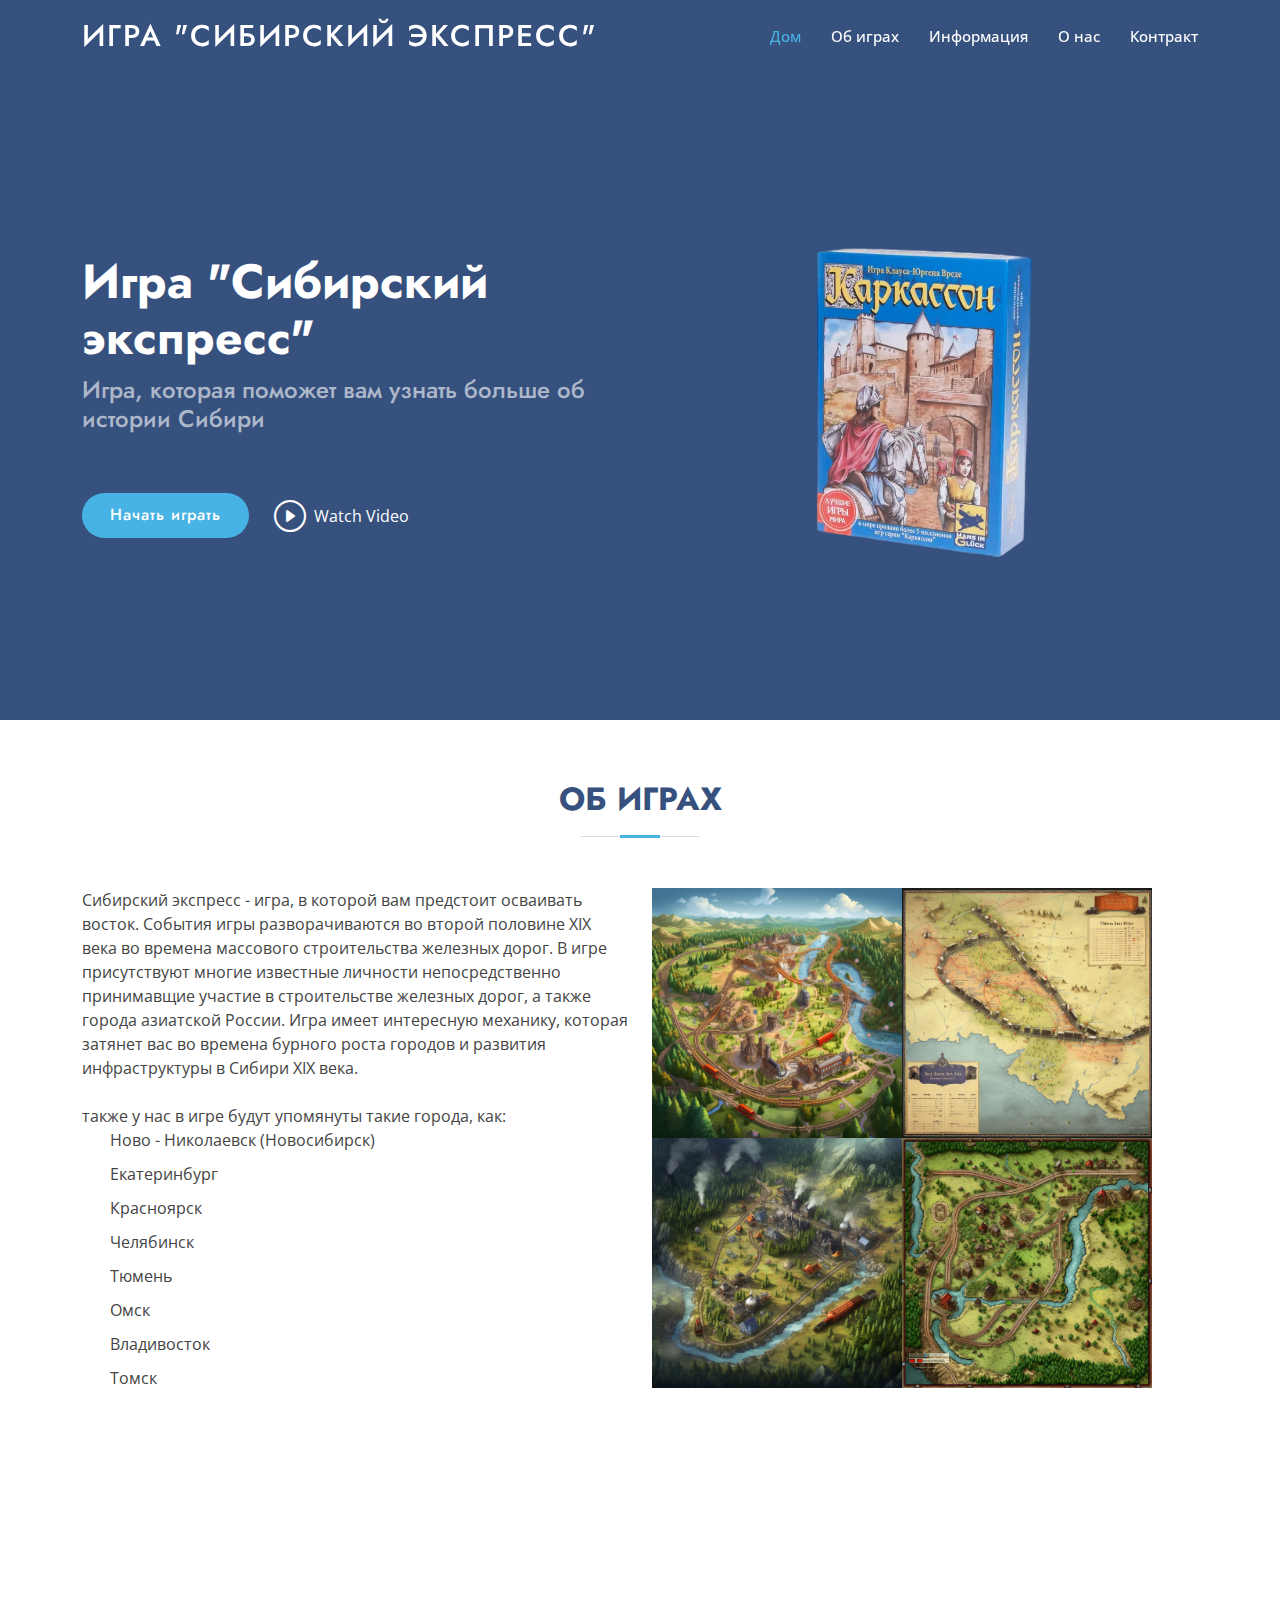
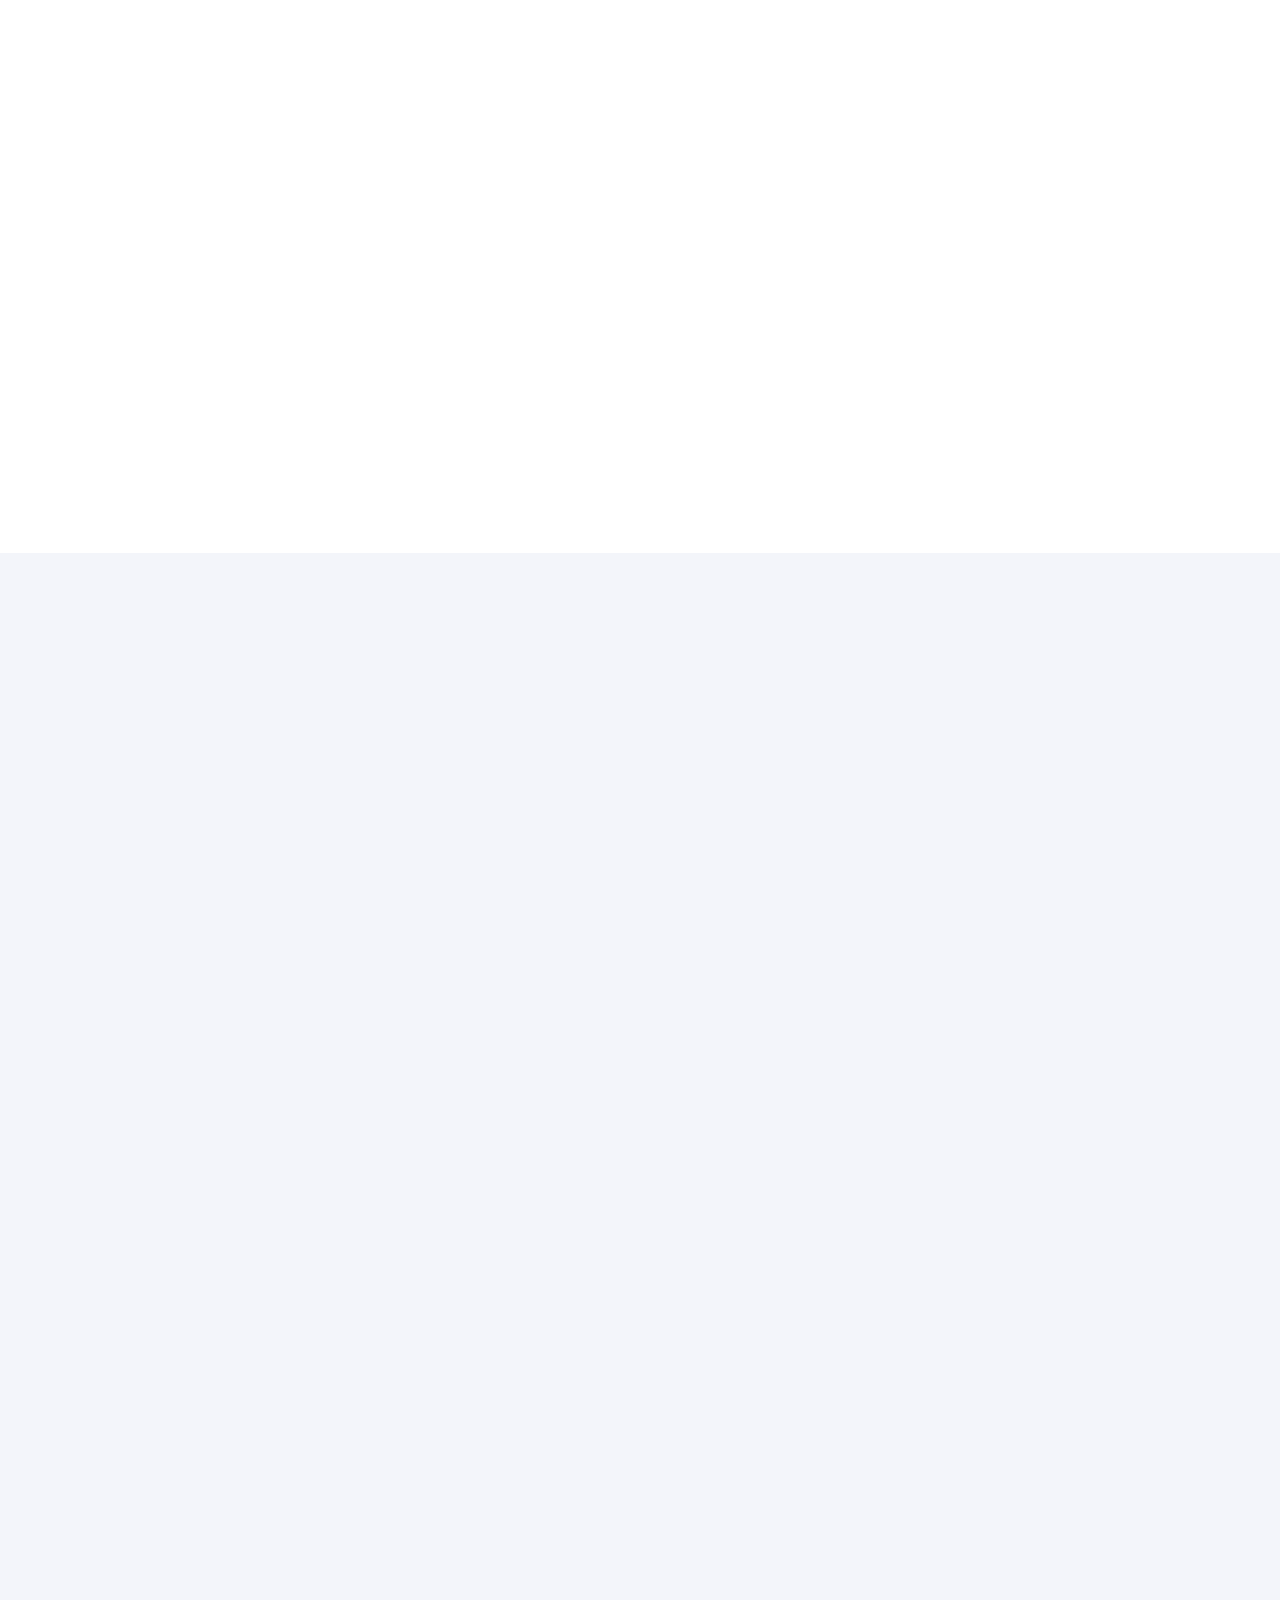
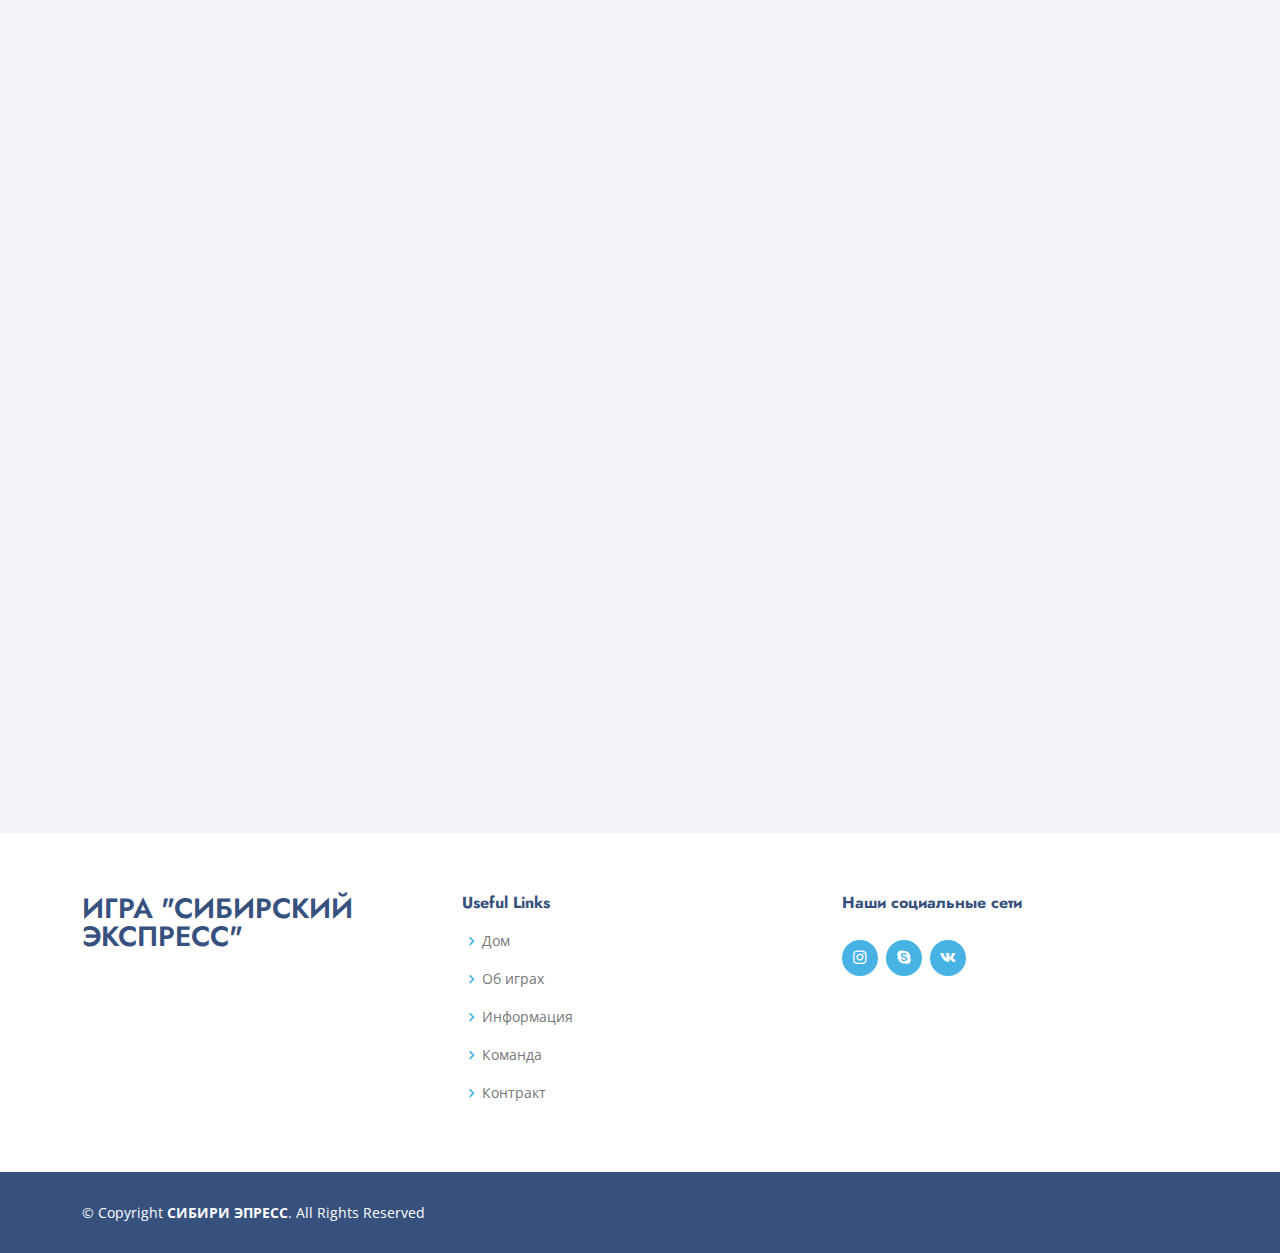
<file: index.html>
<!DOCTYPE html>
<html lang="en">

<head>
  <meta charset="utf-8">
  <meta content="width=device-width, initial-scale=1.0" name="viewport">

  <title>Игра "Сибирский-экспресс"</title>
  <meta content="" name="boardgame siberies-re">
  <meta content="" name="keywords">

  <!-- Favicons -->
  <link href="assets/img/team/1.png" rel="icon">
  <link href="assets/img/team/1.png" rel="apple-touch-icon">

  <!-- Google Fonts -->
  <link href="https://fonts.googleapis.com/css?family=Open+Sans:300,300i,400,400i,600,600i,700,700i|Jost:300,300i,400,400i,500,500i,600,600i,700,700i|Poppins:300,300i,400,400i,500,500i,600,600i,700,700i" rel="stylesheet">

  <!-- Vendor CSS Files -->
  <link href="assets/vendor/aos/aos.css" rel="stylesheet">
  <link href="assets/vendor/bootstrap/css/bootstrap.min.css" rel="stylesheet">
  <link href="assets/vendor/bootstrap-icons/bootstrap-icons.css" rel="stylesheet">
  <link href="assets/vendor/boxicons/css/boxicons.min.css" rel="stylesheet">
  <link href="assets/vendor/glightbox/css/glightbox.min.css" rel="stylesheet">
  <link href="assets/vendor/remixicon/remixicon.css" rel="stylesheet">
  <link href="assets/vendor/swiper/swiper-bundle.min.css" rel="stylesheet">

  <!-- Template Main CSS File -->
  <link href="assets/css/style.css" rel="stylesheet">

  <!-- =======================================================
  * Template Name: Arsha
  * Updated: Sep 18 2023 with Bootstrap v5.3.2
  * Template URL: https://bootstrapmade.com/arsha-free-bootstrap-html-template-corporate/
  * Author: BootstrapMade.com
  * License: https://bootstrapmade.com/license/
  ======================================================== -->
</head>

<body>

  <!-- ======= Header ======= -->
  <header id="header" class="fixed-top ">
    <div class="container d-flex align-items-center">

      <h1 class="logo me-auto"><a href="index.html">Игра "Сибирский экспресс"</a></h1>
      <!-- Uncomment below if you prefer to use an image logo -->
      <!-- <a href="index.html" class="logo me-auto"><img src="assets/img/logo.png" alt="" class="img-fluid"></a>-->

      <nav id="navbar" class="navbar">
        <ul>
          <li><a class="nav-link scrollto active" href="#hero">Дом</a></li>
          <li><a class="nav-link scrollto" href="#about">Об играх</a></li>
          <li><a class="nav-link scrollto" href="#portfolio">Информация</a></li>
          <li><a class="nav-link scrollto" href="#team">О нас</a></li>
          <li><a class="nav-link scrollto" href="#footer">Контракт</a></li>
          <!-- <li><a class="getstarted scrollto" href="#about">Get Started</a></li> -->
        </ul>
        <i class="bi bi-list mobile-nav-toggle"></i>
      </nav><!-- .navbar -->

    </div>
  </header><!-- End Header -->

  <!-- ======= Hero Section ======= -->
  <section id="hero" class="d-flex align-items-center">

    <div class="container">
      <div class="row">
        <div class="col-lg-6 d-flex flex-column justify-content-center pt-4 pt-lg-0 order-2 order-lg-1" data-aos="fade-up" data-aos-delay="200">
          <h1>Игра "Сибирский экспресс"</h1>
          <h2>Игра, которая поможет вам узнать больше об истории Сибири</h2>
          <div class="d-flex justify-content-center justify-content-lg-start">
            <a href="#about" class="btn-get-started scrollto">Начать играть</a>
            <a href="https://www.youtube.com/watch?v=cpgSqGMMRuQ" class="glightbox btn-watch-video"><i class="bi bi-play-circle"></i><span>Watch Video</span></a>
          </div>
        </div>
        <div class="col-lg-6 order-1 order-lg-2 hero-img" data-aos="zoom-in" data-aos-delay="200">
          <img src="assets/img/heroimg.png" class="img-fluid animated" alt="">
        </div>
      </div>
    </div>

  </section><!-- End Hero -->

  <main id="main">

    <!-- ======= About Us Section ======= -->
    <section id="about" class="about">
      <div class="container" data-aos="fade-up">

        <div class="section-title">
          <h2>Об играх</h2>
        </div>

        <div class="row content">
          <div class="col-lg-6">
            <div>
              Сибирский экспресс - игра, в которой вам предстоит осваивать восток. События игры разворачиваются во второй половине XIX века во времена массового строительства железных дорог. В игре присутствуют многие известные личности непосредственно принимавщие участие в строительстве железных дорог, а также города азиатской России. Игра имеет интересную механику, которая затянет вас во времена бурного роста городов и развития инфраструктуры в Сибири XIX века.
            </div>
            <br />
            <div>
              также у нас в игре будут упомянуты такие города, как:
            </div>
            <ul>
              <li>Ново - Николаевск (Новосибирск)</li>
              <li>Екатеринбург</li>
              <li>Красноярск</li>
              <li>Челябинск</li>
              <li>Тюмень</li>
              <li>Омск</li>
              <li>Владивосток</li>
              <li>Томск</li>
            </ul>
          </div>
          <div class="img-about col-lg-6 pt-4 pt-lg-0">
            <img src="assets/img/figuree.jpg" />
          </div>
        </div>

      </div>
    </section><!-- End About Us Section -->


    <!-- ======= The bai Section ======= -->
    <!-- web card app -->
    <section id="portfolio" class="portfolio">
      <div class="container" data-aos="fade-up">

        <div class="section-title">
          <h2>Информация карта</h2>
        </div>

        <ul id="portfolio-flters" class="d-flex justify-content-center" data-aos="fade-up" data-aos-delay="100">
          <li data-filter="*" class="filter-active">All</li>
          <li data-filter=".filter-app">Сибирь</li>
          <li data-filter=".filter-card">Люди</li>
          <li data-filter=".filter-web">Город</li>
        </ul>

        <div class="row portfolio-container" data-aos="fade-up" data-aos-delay="200">

          <!-- img1 -->
          <a href="card-detail-1.html" >
            <div class="col-lg-4 col-md-2 portfolio-item filter-app">
              <div class="portfolio-img"><img src="assets/img/portfolio/1.png" class="img-fluid" alt=""></div>
              <div class="portfolio-info">
                <h4>Карта Сибири</h4>
                <a href="assets/img/portfolio/1.png" data-gallery="portfolioGallery" class="portfolio-lightbox preview-link" title="App 1"><i class="bx bx-plus"></i></a>
                <a href="card-detail-1.html" class="details-link" title="More Details"><i class="bx bx-link"></i></a>
              </div>
            </div>
          </a>

          <!-- img2 -->
          <a href="#" >
            <div class="col-lg-4 col-md-2 portfolio-item filter-card">
              <div class="portfolio-img"><img src="assets/img/portfolio/2.png" class="img-fluid" alt=""></div>
              <div class="portfolio-info">
                <h4>Люди</h4>
                <a href="assets/img/portfolio/2.png" data-gallery="portfolioGallery" class="portfolio-lightbox preview-link" title="App 1"><i class="bx bx-plus"></i></a>
                <a href="#" class="details-link" title="More Details"><i class="bx bx-link"></i></a>
              </div>
            </div>
          </a>

          <!-- img3 -->
          <a href="#" >
            <div class="col-lg-4 col-md-2 portfolio-item filter-web">
              <div class="portfolio-img"><img src="assets/img/portfolio/3.png" class="img-fluid" alt=""></div>
              <div class="portfolio-info">
                <h4>Город</h4>
                <a href="assets/img/portfolio/3.png" data-gallery="portfolioGallery" class="portfolio-lightbox preview-link" title="App 1"><i class="bx bx-plus"></i></a>
                <a href="#" class="details-link" title="More Details"><i class="bx bx-link"></i></a>
              </div>
            </div>
          </a>


        </div>

      </div>
    </section>
    <!-- End Portfolio Section -->

    <!-- ======= Services Section ======= -->
    <section id="services" class="services section-bg">
      <div class="container" data-aos="fade-up">

        <div class="section-title">
          <h2>Личности</h2>
        </div>

        <div class="row">
          <div class="col-xl-6 col-md-6 d-flex align-items-stretch" data-aos="zoom-in" data-aos-delay="100">
              <div class="icon-box">
                <a href="personal-detail.html" data-aos=""><img src="assets/img/team/1.png" alt="tuong1"/></a>
              </div>
          </div>

          <div class="col-xl-6 col-md-6 d-flex align-items-stretch mt-4 mt-md-0" data-aos="zoom-in" data-aos-delay="200">
            <div class="icon-box">
              <a href="#" data-aos=""><img src="assets/img/team/2.png" alt="tuong2"/></a>
            </div>
          </div>

          <div class="col-xl-6 col-md-6 d-flex align-items-stretch mt-4 mt-xl-0" data-aos="zoom-in" data-aos-delay="300">
            <div class="icon-box">
              <a href="#" data-aos=""><img src="assets/img/team/3.png" alt="tuong3"/></a>
            </div>
          </div>

          <div class="col-xl-6 col-md-6 d-flex align-items-stretch mt-4 mt-xl-0" data-aos="zoom-in" data-aos-delay="400">
            <div class="icon-box">
              <a href="#" data-aos=""><img src="assets/img/team/4.png" alt="tuong4"/></a>
            </div>
          </div>

        </div>

      </div>
    </section><!-- End Services Section -->

    <!-- ======= Team Section ======= -->
    <section id="team" class="team section-bg">
      <div class="container" data-aos="fade-up">

        <div class="section-title">
          <h2>О нас</h2>
        </div>

        <div class="row">

          <!-- img1 -->
          <div class="col-lg-6" data-aos="zoom-in" data-aos-delay="100">
            <div class="member d-flex align-items-start">
              <!-- <div class="pic"><img src="assets/img/team/team-1.jpg" class="img-fluid" alt=""></div> -->
              <div class="member-info">
                <h4>Член</h4>
                <h6>ФИО: Ускембаев Дамир</h6>
                <p>Университет: КазНУ</p>
              </div>
            </div>
          </div>
          
          <!-- img2 -->
          <div class="col-lg-6" data-aos="zoom-in" data-aos-delay="100">
            <div class="member d-flex align-items-start">
              <!-- <div class="pic"><img src="assets/img/team/team-1.jpg" class="img-fluid" alt=""></div> -->
              <div class="member-info">
                <h4>Член</h4>
                <h6>ФИО: Нгуен До Лонг</h6>
                <p>Университет: МЭИ</p>
              </div>
            </div>
          </div>

          <!-- img3 -->
          <div class="col-lg-6 mt-4 mt-lg-0" data-aos="zoom-in" data-aos-delay="200">
            <div class="member d-flex align-items-start">
              <!-- <div class="pic"><img src="assets/img/team/team-2.jpg" class="img-fluid" alt=""></div> -->
              <div class="member-info">
                <h4>Член</h4>
                <h6>ФИО: Нгуен Тхань Ханг</h6>
                <p>Университет: НИ ТГУ</p>
              </div>
            </div>
          </div>

          <!-- img4 -->
          <div class="col-lg-6" data-aos="zoom-in" data-aos-delay="100">
            <div class="member d-flex align-items-start">
              <!-- <div class="pic"><img src="assets/img/team/team-1.jpg" class="img-fluid" alt=""></div> -->
              <div class="member-info">
                <h4>Член</h4>
                <h6>ФИО: Сарткозиев Аманбай Кубанычбекович</h6>
                <p>Университет: РТА</p>
              </div>
            </div>
          </div>

          <!-- bo -->
          <div class="col-lg-3 mt-4" data-aos="zoom-in" data-aos-delay="300">
          </div>
          <!-- img5 -->
          <div class="col-lg-6" data-aos="zoom-in" data-aos-delay="100">
            <div class="member d-flex align-items-start">
              <!-- <div class="pic"><img src="assets/img/team/team-1.jpg" class="img-fluid" alt=""></div> -->
              <div class="member-info">
                <h4>Капитан</h4>
                <h6>ФИО: Амангельдиев Диас Мерекеулы</h6>
                <p>Университет: РТА</p>
              </div>
            </div>
          </div>
          <!-- bo -->
          <div class="col-lg-3 mt-4" data-aos="zoom-in" data-aos-delay="300">
          </div>

        </div>

      </div>
    </section><!-- End Team Section -->

  </main><!-- End #main -->

  <!-- ======= Footer ======= -->
  <footer id="footer">

    <div class="footer-top">
      <div class="container">
        <div class="row">

          <div class="col-lg-4 col-md-6 footer-contact">
            <h3>Игра "Сибирский экспресс"</h3>
            <!-- <p>
              A108 Adam Street <br>
              New York, NY 535022<br>
              United States <br><br>
              <strong>Phone:</strong> +1 5589 55488 55<br>
              <strong>Email:</strong> info@example.com<br>
            </p> -->
          </div>

          <div class="col-lg-4 col-md-6 footer-links">
            <h4>Useful Links</h4>
            <ul>
              <li><i class="bx bx-chevron-right"></i> <a href="#">Дом</a></li>
              <li><i class="bx bx-chevron-right"></i> <a href="#about">Об играх</a></li>
              <li><i class="bx bx-chevron-right"></i> <a href="#portfolio">Информация</a></li>
              <li><i class="bx bx-chevron-right"></i> <a href="#team">Команда</a></li>
              <li><i class="bx bx-chevron-right"></i> <a href="#footer">Контракт</a></li>
            </ul>
          </div>

          <div class="col-lg-4 col-md-6 footer-links">
            <h4>Наши социальные сети</h4>
            <div class="social-links mt-3">
                <a href="#" class="instagram"><i class="bx bxl-instagram"></i></a>
                <a href="#" class="google-plus"><i class="bx bxl-skype"></i></a>
                <a href="#" class="vk"><i class="bx bxl-vk"></i></a>
                <!-- <a href="#" class="youtube"><i class="bx bxl-youtube"></i></a> -->
            </div>
          </div>

        </div>
      </div>
    </div>

    <div class="container footer-bottom clearfix">
      <div class="copyright">
        &copy; Copyright <strong><span>СИБИРИ ЭПРЕСС</span></strong>. All Rights Reserved
      </div>
      <div class="credits">
        <!-- Designed by <a href="https://bootstrapmade.com/">BootstrapMade</a> -->
      </div>
    </div>
  </footer><!-- End Footer -->

  <div id="preloader"></div>
  <a href="#" class="back-to-top d-flex align-items-center justify-content-center"><i class="bi bi-arrow-up-short"></i></a>

  <!-- Vendor JS Files -->
  <script src="assets/vendor/aos/aos.js"></script>
  <script src="assets/vendor/bootstrap/js/bootstrap.bundle.min.js"></script>
  <script src="assets/vendor/glightbox/js/glightbox.min.js"></script>
  <script src="assets/vendor/isotope-layout/isotope.pkgd.min.js"></script>
  <script src="assets/vendor/swiper/swiper-bundle.min.js"></script>
  <script src="assets/vendor/waypoints/noframework.waypoints.js"></script>
  <script src="assets/vendor/php-email-form/validate.js"></script>

  <!-- Template Main JS File -->
  <script src="assets/js/main.js"></script>

</body>

</html>
</file>
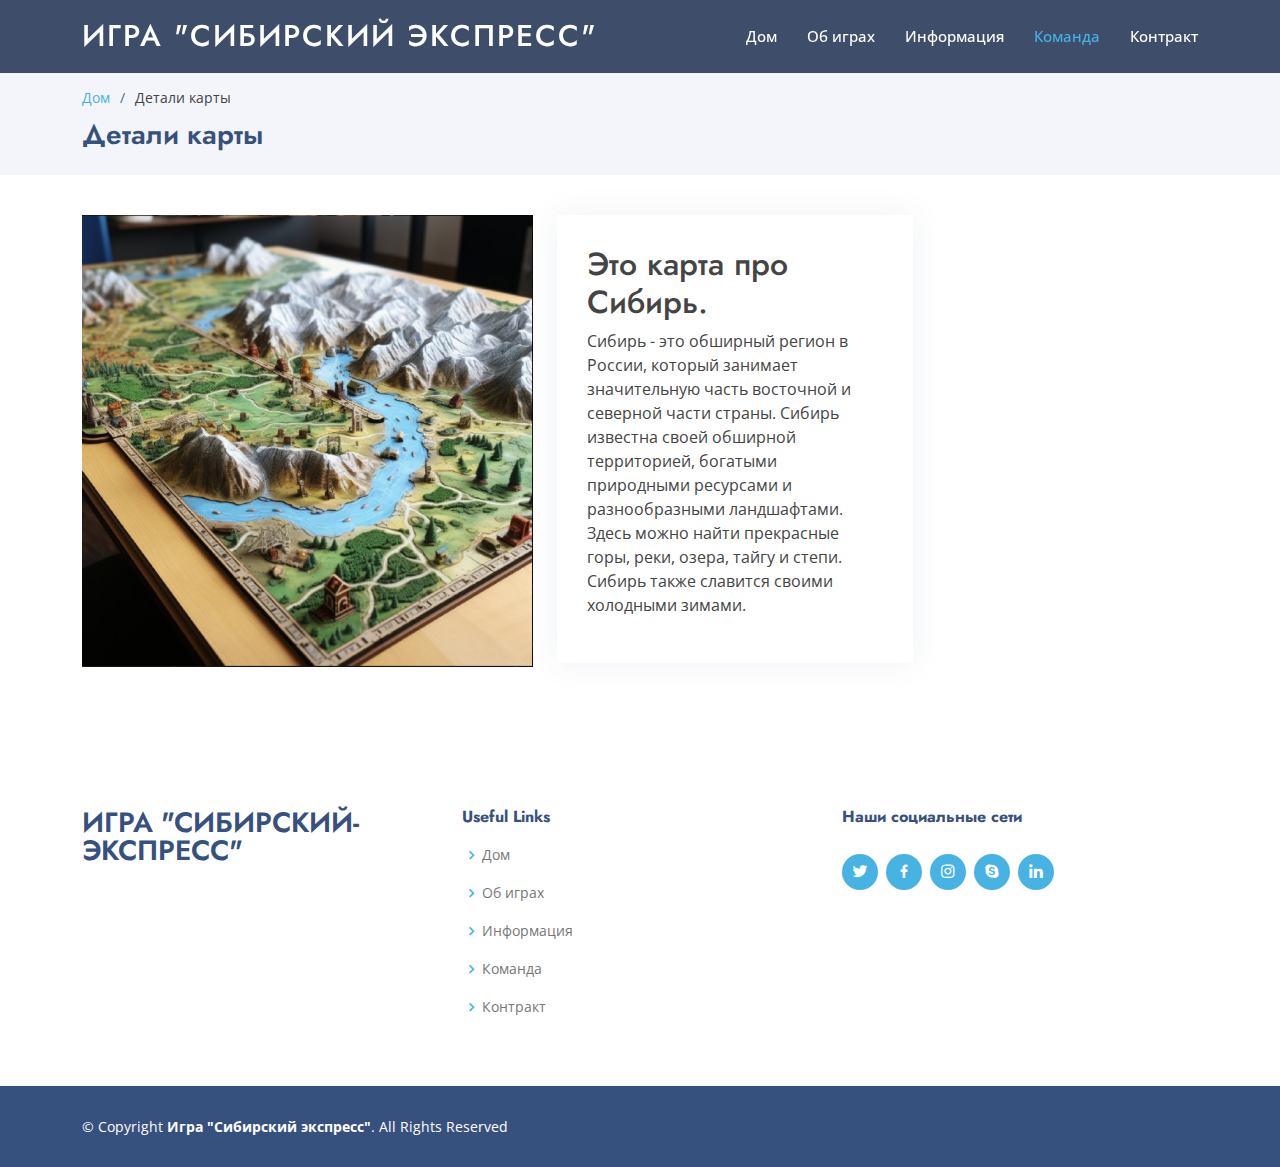
<file: card-detail-1.html>
<!DOCTYPE html>
<html lang="en">

<head>
  <meta charset="utf-8">
  <meta content="width=device-width, initial-scale=1.0" name="viewport">

  <title>Detail card</title>
  <meta content="" name="description">
  <meta content="" name="keywords">

  <!-- Favicons -->
  <link href="assets/img/favicon.png" rel="icon">
  <link href="assets/img/apple-touch-icon.png" rel="apple-touch-icon">

  <!-- Google Fonts -->
  <link href="https://fonts.googleapis.com/css?family=Open+Sans:300,300i,400,400i,600,600i,700,700i|Jost:300,300i,400,400i,500,500i,600,600i,700,700i|Poppins:300,300i,400,400i,500,500i,600,600i,700,700i" rel="stylesheet">

  <!-- Vendor CSS Files -->
  <link href="assets/vendor/aos/aos.css" rel="stylesheet">
  <link href="assets/vendor/bootstrap/css/bootstrap.min.css" rel="stylesheet">
  <link href="assets/vendor/bootstrap-icons/bootstrap-icons.css" rel="stylesheet">
  <link href="assets/vendor/boxicons/css/boxicons.min.css" rel="stylesheet">
  <link href="assets/vendor/glightbox/css/glightbox.min.css" rel="stylesheet">
  <link href="assets/vendor/remixicon/remixicon.css" rel="stylesheet">
  <link href="assets/vendor/swiper/swiper-bundle.min.css" rel="stylesheet">

  <!-- Template Main CSS File -->
  <link href="assets/css/style.css" rel="stylesheet">

  <!-- =======================================================
  * Template Name: Arsha
  * Updated: Sep 18 2023 with Bootstrap v5.3.2
  * Template URL: https://bootstrapmade.com/arsha-free-bootstrap-html-template-corporate/
  * Author: BootstrapMade.com
  * License: https://bootstrapmade.com/license/
  ======================================================== -->
</head>

<body>

  <!-- ======= Header ======= -->
  <header id="header" class="fixed-top header-inner-pages">
    <div class="container d-flex align-items-center">

      <h1 class="logo me-auto"><a href="index.html">Игра "Сибирский экспресс"</a></h1>
      <!-- Uncomment below if you prefer to use an image logo -->
      <!-- <a href="index.html" class="logo me-auto"><img src="assets/img/logo.png" alt="" class="img-fluid"></a>-->

      <nav id="navbar" class="navbar">
        <ul>
          <li><a class="nav-link scrollto " href="#hero">Дом</a></li>
          <li><a class="nav-link scrollto" href="#about">Об играх</a></li>
          <li><a class="nav-link scrollto" href="#portfolio">Информация</a></li>
          <li><a class="nav-link  active scrollto" href="#team">Команда</a></li>
          <li><a class="nav-link scrollto" href="#footer">Контракт</a></li>
        </ul>
        <i class="bi bi-list mobile-nav-toggle"></i>
      </nav><!-- .navbar -->

    </div>
  </header><!-- End Header -->

  <main id="main">

    <!-- ======= Breadcrumbs ======= -->
    <section id="breadcrumbs" class="breadcrumbs">
      <div class="container">

        <ol>
          <li><a href="index.html">Дом</a></li>
          <li>Детали карты</li>
        </ol>
        <h2>Детали карты</h2>

      </div>
    </section><!-- End Breadcrumbs -->

    <!-- ======= Portfolio Details Section ======= -->
    <section id="portfolio-details" class="portfolio-details">
      <div class="container">

        <div class="row gy-4">

          <div class="col-lg-5">
            <div class="portfolio-details-slider swiper">
              <div class="swiper-wrapper align-items-center">

                <div class="swiper-slide">
                    <img src="assets/img/portfolio/1.png" alt="">
                </div>

              </div>
              <div class="swiper-pagination"></div>
            </div>
          </div>

          <div class="col-lg-4">
            <div class="portfolio-info">
              <h2>Это карта про Сибирь.</h2>
              <p>
                Сибирь - это обширный регион в России, который занимает значительную часть восточной и северной части страны. Сибирь известна своей обширной территорией, богатыми природными ресурсами и разнообразными ландшафтами. Здесь можно найти прекрасные горы, реки, озера, тайгу и степи. Сибирь также славится своими холодными зимами.
              </p>
            </div>
          </div>

        </div>

      </div>
    </section><!-- End Portfolio Details Section -->

  </main><!-- End #main -->


  <!-- Footer -->
  <footer id="footer">

    <div class="footer-top">
      <div class="container">
        <div class="row">

          <div class="col-lg-4 col-md-6 footer-contact">
            <h3>Игра "Сибирский-экспресс"</h3>
            <!-- <p>
              A108 Adam Street <br>
              New York, NY 535022<br>
              United States <br><br>
              <strong>Phone:</strong> +1 5589 55488 55<br>
              <strong>Email:</strong> info@example.com<br>
            </p> -->
          </div>

          <div class="col-lg-4 col-md-6 footer-links">
            <h4>Useful Links</h4>
            <ul>
              <li><i class="bx bx-chevron-right"></i> <a href="#">Дом</a></li>
              <li><i class="bx bx-chevron-right"></i> <a href="#about">Об играх</a></li>
              <li><i class="bx bx-chevron-right"></i> <a href="#portfolio">Информация</a></li>
              <li><i class="bx bx-chevron-right"></i> <a href="#team">Команда</a></li>
              <li><i class="bx bx-chevron-right"></i> <a href="#footer">Контракт</a></li>
            </ul>
          </div>

          <div class="col-lg-4 col-md-6 footer-links">
            <h4>Наши социальные сети</h4>
            <div class="social-links mt-3">
                <a href="#" class="twitter"><i class="bx bxl-twitter"></i></a>
                <a href="#" class="facebook"><i class="bx bxl-facebook"></i></a>
                <a href="#" class="instagram"><i class="bx bxl-instagram"></i></a>
                <a href="#" class="google-plus"><i class="bx bxl-skype"></i></a>
                <a href="#" class="linkedin"><i class="bx bxl-linkedin"></i></a>
            </div>
          </div>

        </div>
      </div>
    </div>

    <div class="container footer-bottom clearfix">
      <div class="copyright">
        &copy; Copyright <strong><span>Игра "Сибирский экспресс"</span></strong>. All Rights Reserved
      </div>
      <div class="credits">
        <!-- Designed by <a href="https://bootstrapmade.com/">BootstrapMade</a> -->
      </div>
    </div>
  </footer><!-- End Footer -->

  <div id="preloader"></div>
  <a href="#" class="back-to-top d-flex align-items-center justify-content-center"><i class="bi bi-arrow-up-short"></i></a>

  <!-- Vendor JS Files -->
  <script src="assets/vendor/aos/aos.js"></script>
  <script src="assets/vendor/bootstrap/js/bootstrap.bundle.min.js"></script>
  <script src="assets/vendor/glightbox/js/glightbox.min.js"></script>
  <script src="assets/vendor/isotope-layout/isotope.pkgd.min.js"></script>
  <script src="assets/vendor/swiper/swiper-bundle.min.js"></script>
  <script src="assets/vendor/waypoints/noframework.waypoints.js"></script>
  <script src="assets/vendor/php-email-form/validate.js"></script>

  <!-- Template Main JS File -->
  <script src="assets/js/main.js"></script>

</body>

</html>
</file>
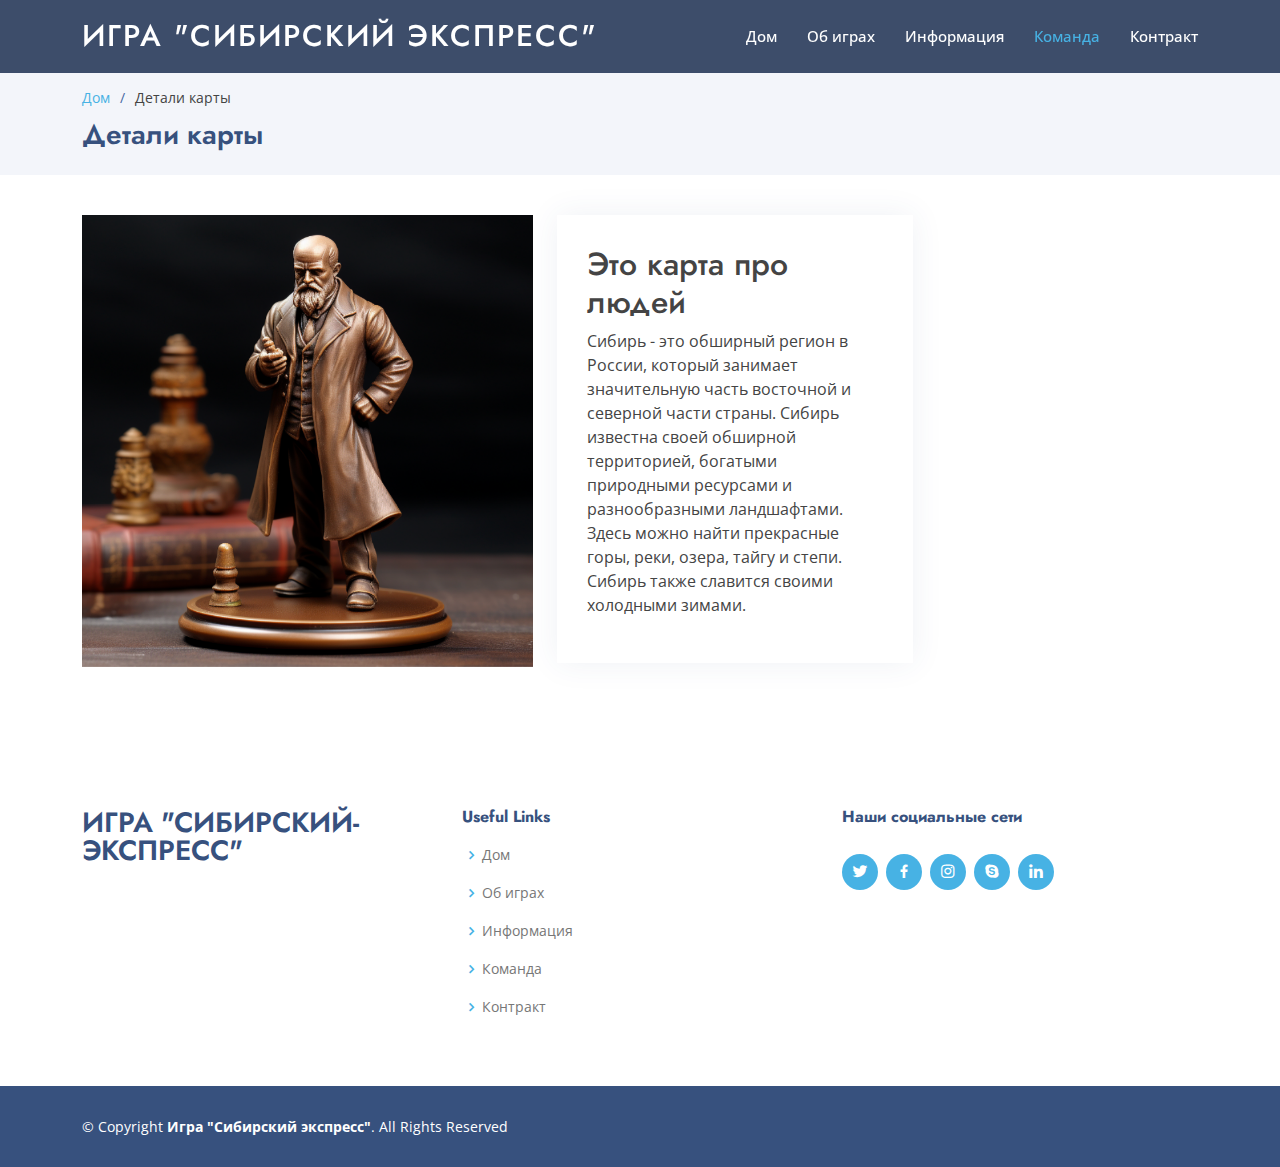
<file: card-detail-2.html>
<!DOCTYPE html>
<html lang="en">

<head>
  <meta charset="utf-8">
  <meta content="width=device-width, initial-scale=1.0" name="viewport">

  <title>Detail card</title>
  <meta content="" name="description">
  <meta content="" name="keywords">

  <!-- Favicons -->
  <link href="assets/img/favicon.png" rel="icon">
  <link href="assets/img/apple-touch-icon.png" rel="apple-touch-icon">

  <!-- Google Fonts -->
  <link href="https://fonts.googleapis.com/css?family=Open+Sans:300,300i,400,400i,600,600i,700,700i|Jost:300,300i,400,400i,500,500i,600,600i,700,700i|Poppins:300,300i,400,400i,500,500i,600,600i,700,700i" rel="stylesheet">

  <!-- Vendor CSS Files -->
  <link href="assets/vendor/aos/aos.css" rel="stylesheet">
  <link href="assets/vendor/bootstrap/css/bootstrap.min.css" rel="stylesheet">
  <link href="assets/vendor/bootstrap-icons/bootstrap-icons.css" rel="stylesheet">
  <link href="assets/vendor/boxicons/css/boxicons.min.css" rel="stylesheet">
  <link href="assets/vendor/glightbox/css/glightbox.min.css" rel="stylesheet">
  <link href="assets/vendor/remixicon/remixicon.css" rel="stylesheet">
  <link href="assets/vendor/swiper/swiper-bundle.min.css" rel="stylesheet">

  <!-- Template Main CSS File -->
  <link href="assets/css/style.css" rel="stylesheet">

  <!-- =======================================================
  * Template Name: Arsha
  * Updated: Sep 18 2023 with Bootstrap v5.3.2
  * Template URL: https://bootstrapmade.com/arsha-free-bootstrap-html-template-corporate/
  * Author: BootstrapMade.com
  * License: https://bootstrapmade.com/license/
  ======================================================== -->
</head>

<body>

  <!-- ======= Header ======= -->
  <header id="header" class="fixed-top header-inner-pages">
    <div class="container d-flex align-items-center">

      <h1 class="logo me-auto"><a href="index.html">Игра "Сибирский экспресс"</a></h1>
      <!-- Uncomment below if you prefer to use an image logo -->
      <!-- <a href="index.html" class="logo me-auto"><img src="assets/img/logo.png" alt="" class="img-fluid"></a>-->

      <nav id="navbar" class="navbar">
        <ul>
          <li><a class="nav-link scrollto " href="#hero">Дом</a></li>
          <li><a class="nav-link scrollto" href="#about">Об играх</a></li>
          <li><a class="nav-link scrollto" href="#portfolio">Информация</a></li>
          <li><a class="nav-link  active scrollto" href="#team">Команда</a></li>
          <li><a class="nav-link scrollto" href="#footer">Контракт</a></li>
        </ul>
        <i class="bi bi-list mobile-nav-toggle"></i>
      </nav><!-- .navbar -->

    </div>
  </header><!-- End Header -->

  <main id="main">

    <!-- ======= Breadcrumbs ======= -->
    <section id="breadcrumbs" class="breadcrumbs">
      <div class="container">

        <ol>
          <li><a href="index.html">Дом</a></li>
          <li>Детали карты</li>
        </ol>
        <h2>Детали карты</h2>

      </div>
    </section><!-- End Breadcrumbs -->

    <!-- ======= Portfolio Details Section ======= -->
    <section id="portfolio-details" class="portfolio-details">
      <div class="container">

        <div class="row gy-4">

          <div class="col-lg-5">
            <div class="portfolio-details-slider swiper">
              <div class="swiper-wrapper align-items-center">

                <div class="swiper-slide">
                    <img src="assets/img/portfolio/2.png" alt="">
                </div>

              </div>
              <div class="swiper-pagination"></div>
            </div>
          </div>

          <div class="col-lg-4">
            <div class="portfolio-info">
              <h2>Это карта про людей</h2>
              <p>
                Сибирь - это обширный регион в России, который занимает значительную часть восточной и северной части страны. Сибирь известна своей обширной территорией, богатыми природными ресурсами и разнообразными ландшафтами. Здесь можно найти прекрасные горы, реки, озера, тайгу и степи. Сибирь также славится своими холодными зимами.
              </p>
            </div>
          </div>

        </div>

      </div>
    </section><!-- End Portfolio Details Section -->

  </main><!-- End #main -->


  <!-- Footer -->
  <footer id="footer">

    <div class="footer-top">
      <div class="container">
        <div class="row">

          <div class="col-lg-4 col-md-6 footer-contact">
            <h3>Игра "Сибирский-экспресс"</h3>
            <!-- <p>
              A108 Adam Street <br>
              New York, NY 535022<br>
              United States <br><br>
              <strong>Phone:</strong> +1 5589 55488 55<br>
              <strong>Email:</strong> info@example.com<br>
            </p> -->
          </div>

          <div class="col-lg-4 col-md-6 footer-links">
            <h4>Useful Links</h4>
            <ul>
              <li><i class="bx bx-chevron-right"></i> <a href="#">Дом</a></li>
              <li><i class="bx bx-chevron-right"></i> <a href="#about">Об играх</a></li>
              <li><i class="bx bx-chevron-right"></i> <a href="#portfolio">Информация</a></li>
              <li><i class="bx bx-chevron-right"></i> <a href="#team">Команда</a></li>
              <li><i class="bx bx-chevron-right"></i> <a href="#footer">Контракт</a></li>
            </ul>
          </div>

          <div class="col-lg-4 col-md-6 footer-links">
            <h4>Наши социальные сети</h4>
            <div class="social-links mt-3">
                <a href="#" class="twitter"><i class="bx bxl-twitter"></i></a>
                <a href="#" class="facebook"><i class="bx bxl-facebook"></i></a>
                <a href="#" class="instagram"><i class="bx bxl-instagram"></i></a>
                <a href="#" class="google-plus"><i class="bx bxl-skype"></i></a>
                <a href="#" class="linkedin"><i class="bx bxl-linkedin"></i></a>
            </div>
          </div>

        </div>
      </div>
    </div>

    <div class="container footer-bottom clearfix">
      <div class="copyright">
        &copy; Copyright <strong><span>Игра "Сибирский экспресс"</span></strong>. All Rights Reserved
      </div>
      <div class="credits">
        <!-- Designed by <a href="https://bootstrapmade.com/">BootstrapMade</a> -->
      </div>
    </div>
  </footer><!-- End Footer -->

  <div id="preloader"></div>
  <a href="#" class="back-to-top d-flex align-items-center justify-content-center"><i class="bi bi-arrow-up-short"></i></a>

  <!-- Vendor JS Files -->
  <script src="assets/vendor/aos/aos.js"></script>
  <script src="assets/vendor/bootstrap/js/bootstrap.bundle.min.js"></script>
  <script src="assets/vendor/glightbox/js/glightbox.min.js"></script>
  <script src="assets/vendor/isotope-layout/isotope.pkgd.min.js"></script>
  <script src="assets/vendor/swiper/swiper-bundle.min.js"></script>
  <script src="assets/vendor/waypoints/noframework.waypoints.js"></script>
  <script src="assets/vendor/php-email-form/validate.js"></script>

  <!-- Template Main JS File -->
  <script src="assets/js/main.js"></script>

</body>

</html>
</file>
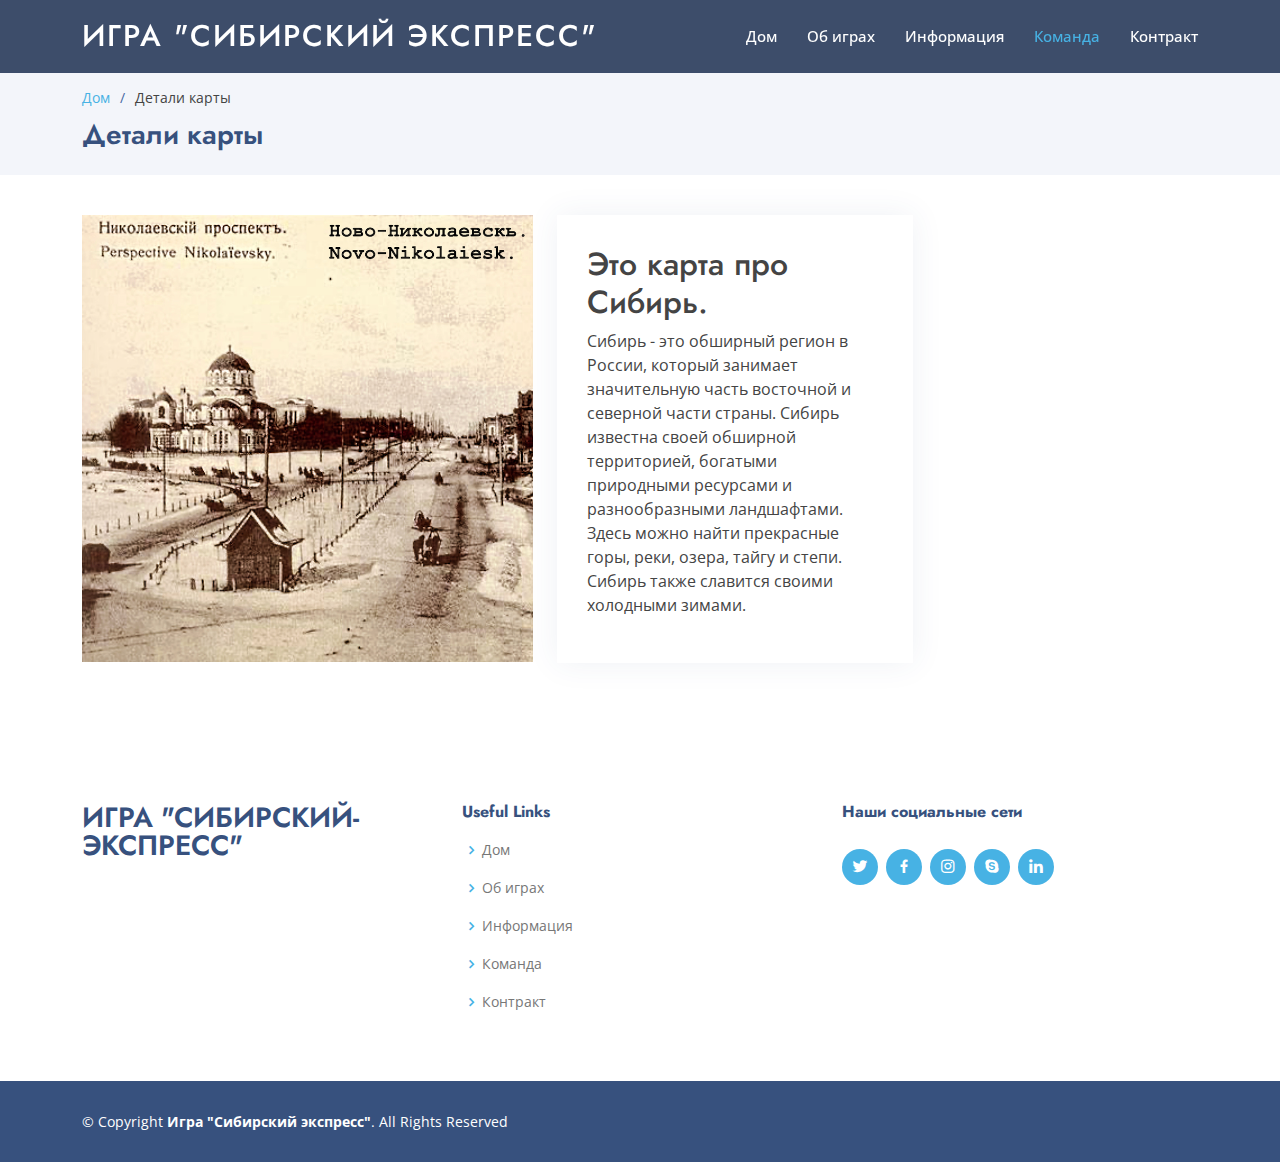
<file: card-detail-3.html>
<!DOCTYPE html>
<html lang="en">

<head>
  <meta charset="utf-8">
  <meta content="width=device-width, initial-scale=1.0" name="viewport">

  <title>Detail card</title>
  <meta content="" name="description">
  <meta content="" name="keywords">

  <!-- Favicons -->
  <link href="assets/img/favicon.png" rel="icon">
  <link href="assets/img/apple-touch-icon.png" rel="apple-touch-icon">

  <!-- Google Fonts -->
  <link href="https://fonts.googleapis.com/css?family=Open+Sans:300,300i,400,400i,600,600i,700,700i|Jost:300,300i,400,400i,500,500i,600,600i,700,700i|Poppins:300,300i,400,400i,500,500i,600,600i,700,700i" rel="stylesheet">

  <!-- Vendor CSS Files -->
  <link href="assets/vendor/aos/aos.css" rel="stylesheet">
  <link href="assets/vendor/bootstrap/css/bootstrap.min.css" rel="stylesheet">
  <link href="assets/vendor/bootstrap-icons/bootstrap-icons.css" rel="stylesheet">
  <link href="assets/vendor/boxicons/css/boxicons.min.css" rel="stylesheet">
  <link href="assets/vendor/glightbox/css/glightbox.min.css" rel="stylesheet">
  <link href="assets/vendor/remixicon/remixicon.css" rel="stylesheet">
  <link href="assets/vendor/swiper/swiper-bundle.min.css" rel="stylesheet">

  <!-- Template Main CSS File -->
  <link href="assets/css/style.css" rel="stylesheet">

  <!-- =======================================================
  * Template Name: Arsha
  * Updated: Sep 18 2023 with Bootstrap v5.3.2
  * Template URL: https://bootstrapmade.com/arsha-free-bootstrap-html-template-corporate/
  * Author: BootstrapMade.com
  * License: https://bootstrapmade.com/license/
  ======================================================== -->
</head>

<body>

  <!-- ======= Header ======= -->
  <header id="header" class="fixed-top header-inner-pages">
    <div class="container d-flex align-items-center">

      <h1 class="logo me-auto"><a href="index.html">Игра "Сибирский экспресс"</a></h1>
      <!-- Uncomment below if you prefer to use an image logo -->
      <!-- <a href="index.html" class="logo me-auto"><img src="assets/img/logo.png" alt="" class="img-fluid"></a>-->

      <nav id="navbar" class="navbar">
        <ul>
          <li><a class="nav-link scrollto " href="#hero">Дом</a></li>
          <li><a class="nav-link scrollto" href="#about">Об играх</a></li>
          <li><a class="nav-link scrollto" href="#portfolio">Информация</a></li>
          <li><a class="nav-link  active scrollto" href="#team">Команда</a></li>
          <li><a class="nav-link scrollto" href="#footer">Контракт</a></li>
        </ul>
        <i class="bi bi-list mobile-nav-toggle"></i>
      </nav><!-- .navbar -->

    </div>
  </header><!-- End Header -->

  <main id="main">

    <!-- ======= Breadcrumbs ======= -->
    <section id="breadcrumbs" class="breadcrumbs">
      <div class="container">

        <ol>
          <li><a href="index.html">Дом</a></li>
          <li>Детали карты</li>
        </ol>
        <h2>Детали карты</h2>

      </div>
    </section><!-- End Breadcrumbs -->

    <!-- ======= Portfolio Details Section ======= -->
    <section id="portfolio-details" class="portfolio-details">
      <div class="container">

        <div class="row gy-4">

          <div class="col-lg-5">
            <div class="portfolio-details-slider swiper">
              <div class="swiper-wrapper align-items-center">

                <div class="swiper-slide">
                    <img src="assets/img/portfolio/3.png" alt="">
                </div>

              </div>
              <div class="swiper-pagination"></div>
            </div>
          </div>

          <div class="col-lg-4">
            <div class="portfolio-info">
              <h2>Это карта про Сибирь.</h2>
              <p>
                Сибирь - это обширный регион в России, который занимает значительную часть восточной и северной части страны. Сибирь известна своей обширной территорией, богатыми природными ресурсами и разнообразными ландшафтами. Здесь можно найти прекрасные горы, реки, озера, тайгу и степи. Сибирь также славится своими холодными зимами.
              </p>
            </div>
          </div>

        </div>

      </div>
    </section><!-- End Portfolio Details Section -->

  </main><!-- End #main -->


  <!-- Footer -->
  <footer id="footer">

    <div class="footer-top">
      <div class="container">
        <div class="row">

          <div class="col-lg-4 col-md-6 footer-contact">
            <h3>Игра "Сибирский-экспресс"</h3>
            <!-- <p>
              A108 Adam Street <br>
              New York, NY 535022<br>
              United States <br><br>
              <strong>Phone:</strong> +1 5589 55488 55<br>
              <strong>Email:</strong> info@example.com<br>
            </p> -->
          </div>

          <div class="col-lg-4 col-md-6 footer-links">
            <h4>Useful Links</h4>
            <ul>
              <li><i class="bx bx-chevron-right"></i> <a href="#">Дом</a></li>
              <li><i class="bx bx-chevron-right"></i> <a href="#about">Об играх</a></li>
              <li><i class="bx bx-chevron-right"></i> <a href="#portfolio">Информация</a></li>
              <li><i class="bx bx-chevron-right"></i> <a href="#team">Команда</a></li>
              <li><i class="bx bx-chevron-right"></i> <a href="#footer">Контракт</a></li>
            </ul>
          </div>

          <div class="col-lg-4 col-md-6 footer-links">
            <h4>Наши социальные сети</h4>
            <div class="social-links mt-3">
                <a href="#" class="twitter"><i class="bx bxl-twitter"></i></a>
                <a href="#" class="facebook"><i class="bx bxl-facebook"></i></a>
                <a href="#" class="instagram"><i class="bx bxl-instagram"></i></a>
                <a href="#" class="google-plus"><i class="bx bxl-skype"></i></a>
                <a href="#" class="linkedin"><i class="bx bxl-linkedin"></i></a>
            </div>
          </div>

        </div>
      </div>
    </div>

    <div class="container footer-bottom clearfix">
      <div class="copyright">
        &copy; Copyright <strong><span>Игра "Сибирский экспресс"</span></strong>. All Rights Reserved
      </div>
      <div class="credits">
        <!-- Designed by <a href="https://bootstrapmade.com/">BootstrapMade</a> -->
      </div>
    </div>
  </footer><!-- End Footer -->

  <div id="preloader"></div>
  <a href="#" class="back-to-top d-flex align-items-center justify-content-center"><i class="bi bi-arrow-up-short"></i></a>

  <!-- Vendor JS Files -->
  <script src="assets/vendor/aos/aos.js"></script>
  <script src="assets/vendor/bootstrap/js/bootstrap.bundle.min.js"></script>
  <script src="assets/vendor/glightbox/js/glightbox.min.js"></script>
  <script src="assets/vendor/isotope-layout/isotope.pkgd.min.js"></script>
  <script src="assets/vendor/swiper/swiper-bundle.min.js"></script>
  <script src="assets/vendor/waypoints/noframework.waypoints.js"></script>
  <script src="assets/vendor/php-email-form/validate.js"></script>

  <!-- Template Main JS File -->
  <script src="assets/js/main.js"></script>

</body>

</html>
</file>
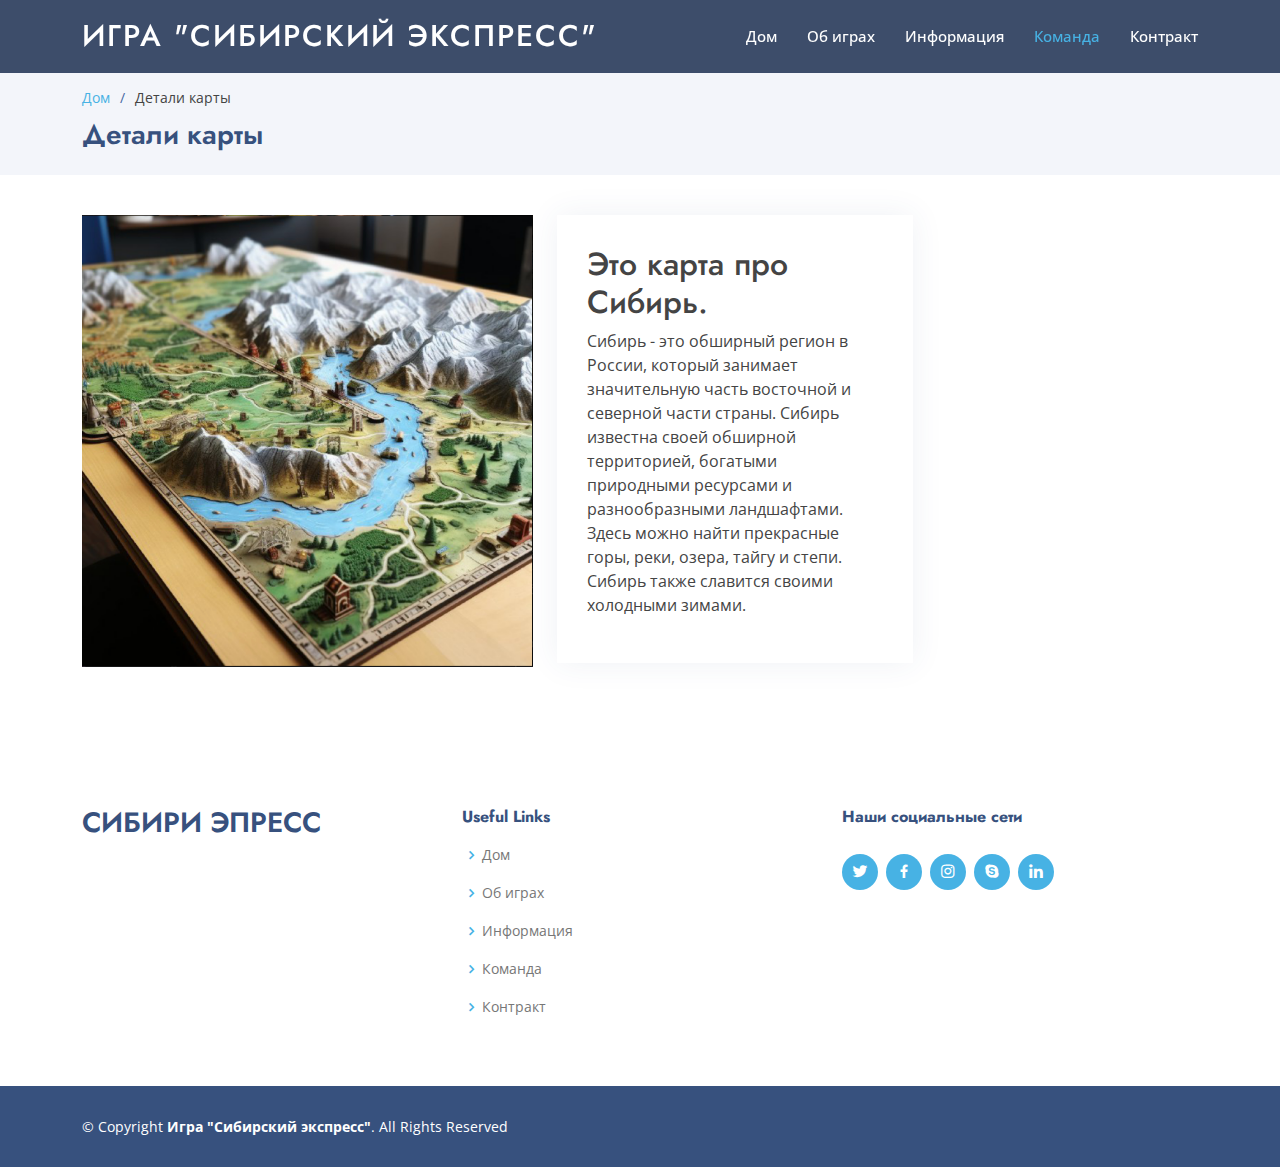
<file: card-detail.html>
<!DOCTYPE html>
<html lang="en">

<head>
  <meta charset="utf-8">
  <meta content="width=device-width, initial-scale=1.0" name="viewport">

  <title>Detail card</title>
  <meta content="" name="description">
  <meta content="" name="keywords">

  <!-- Favicons -->
  <link href="assets/img/favicon.png" rel="icon">
  <link href="assets/img/apple-touch-icon.png" rel="apple-touch-icon">

  <!-- Google Fonts -->
  <link href="https://fonts.googleapis.com/css?family=Open+Sans:300,300i,400,400i,600,600i,700,700i|Jost:300,300i,400,400i,500,500i,600,600i,700,700i|Poppins:300,300i,400,400i,500,500i,600,600i,700,700i" rel="stylesheet">

  <!-- Vendor CSS Files -->
  <link href="assets/vendor/aos/aos.css" rel="stylesheet">
  <link href="assets/vendor/bootstrap/css/bootstrap.min.css" rel="stylesheet">
  <link href="assets/vendor/bootstrap-icons/bootstrap-icons.css" rel="stylesheet">
  <link href="assets/vendor/boxicons/css/boxicons.min.css" rel="stylesheet">
  <link href="assets/vendor/glightbox/css/glightbox.min.css" rel="stylesheet">
  <link href="assets/vendor/remixicon/remixicon.css" rel="stylesheet">
  <link href="assets/vendor/swiper/swiper-bundle.min.css" rel="stylesheet">

  <!-- Template Main CSS File -->
  <link href="assets/css/style.css" rel="stylesheet">

  <!-- =======================================================
  * Template Name: Arsha
  * Updated: Sep 18 2023 with Bootstrap v5.3.2
  * Template URL: https://bootstrapmade.com/arsha-free-bootstrap-html-template-corporate/
  * Author: BootstrapMade.com
  * License: https://bootstrapmade.com/license/
  ======================================================== -->
</head>

<body>

  <!-- ======= Header ======= -->
  <header id="header" class="fixed-top header-inner-pages">
    <div class="container d-flex align-items-center">

      <h1 class="logo me-auto"><a href="index.html">Игра "Сибирский экспресс"</a></h1>
      <!-- Uncomment below if you prefer to use an image logo -->
      <!-- <a href="index.html" class="logo me-auto"><img src="assets/img/logo.png" alt="" class="img-fluid"></a>-->

      <nav id="navbar" class="navbar">
        <ul>
          <li><a class="nav-link scrollto " href="#hero">Дом</a></li>
          <li><a class="nav-link scrollto" href="#about">Об играх</a></li>
          <li><a class="nav-link scrollto" href="#portfolio">Информация</a></li>
          <li><a class="nav-link  active scrollto" href="#team">Команда</a></li>
          <li><a class="nav-link scrollto" href="#footer">Контракт</a></li>
        </ul>
        <i class="bi bi-list mobile-nav-toggle"></i>
      </nav><!-- .navbar -->

    </div>
  </header><!-- End Header -->

  <main id="main">

    <!-- ======= Breadcrumbs ======= -->
    <section id="breadcrumbs" class="breadcrumbs">
      <div class="container">

        <ol>
          <li><a href="index.html">Дом</a></li>
          <li>Детали карты</li>
        </ol>
        <h2>Детали карты</h2>

      </div>
    </section><!-- End Breadcrumbs -->

    <!-- ======= Portfolio Details Section ======= -->
    <section id="portfolio-details" class="portfolio-details">
      <div class="container">

        <div class="row gy-4">

          <div class="col-lg-5">
            <div class="portfolio-details-slider swiper">
              <div class="swiper-wrapper align-items-center">

                <div class="swiper-slide">
                    <img src="assets/img/portfolio/1.png" alt="">
                </div>

              </div>
              <div class="swiper-pagination"></div>
            </div>
          </div>

          <div class="col-lg-4">
            <div class="portfolio-info">
              <h2>Это карта про Сибирь.</h2>
              <p>
                Сибирь - это обширный регион в России, который занимает значительную часть восточной и северной части страны. Сибирь известна своей обширной территорией, богатыми природными ресурсами и разнообразными ландшафтами. Здесь можно найти прекрасные горы, реки, озера, тайгу и степи. Сибирь также славится своими холодными зимами.
              </p>
            </div>
          </div>

        </div>

      </div>
    </section><!-- End Portfolio Details Section -->

  </main><!-- End #main -->


  <!-- Footer -->
  <footer id="footer">

    <div class="footer-top">
      <div class="container">
        <div class="row">

          <div class="col-lg-4 col-md-6 footer-contact">
            <h3>СИБИРИ ЭПРЕСС</h3>
            <!-- <p>
              A108 Adam Street <br>
              New York, NY 535022<br>
              United States <br><br>
              <strong>Phone:</strong> +1 5589 55488 55<br>
              <strong>Email:</strong> info@example.com<br>
            </p> -->
          </div>

          <div class="col-lg-4 col-md-6 footer-links">
            <h4>Useful Links</h4>
            <ul>
              <li><i class="bx bx-chevron-right"></i> <a href="#">Дом</a></li>
              <li><i class="bx bx-chevron-right"></i> <a href="#about">Об играх</a></li>
              <li><i class="bx bx-chevron-right"></i> <a href="#portfolio">Информация</a></li>
              <li><i class="bx bx-chevron-right"></i> <a href="#team">Команда</a></li>
              <li><i class="bx bx-chevron-right"></i> <a href="#footer">Контракт</a></li>
            </ul>
          </div>

          <div class="col-lg-4 col-md-6 footer-links">
            <h4>Наши социальные сети</h4>
            <div class="social-links mt-3">
                <a href="#" class="twitter"><i class="bx bxl-twitter"></i></a>
                <a href="#" class="facebook"><i class="bx bxl-facebook"></i></a>
                <a href="#" class="instagram"><i class="bx bxl-instagram"></i></a>
                <a href="#" class="google-plus"><i class="bx bxl-skype"></i></a>
                <a href="#" class="linkedin"><i class="bx bxl-linkedin"></i></a>
            </div>
          </div>

        </div>
      </div>
    </div>

    <div class="container footer-bottom clearfix">
      <div class="copyright">
        &copy; Copyright <strong><span>Игра "Сибирский экспресс"</span></strong>. All Rights Reserved
      </div>
      <div class="credits">
        <!-- Designed by <a href="https://bootstrapmade.com/">BootstrapMade</a> -->
      </div>
    </div>
  </footer><!-- End Footer -->

  <div id="preloader"></div>
  <a href="#" class="back-to-top d-flex align-items-center justify-content-center"><i class="bi bi-arrow-up-short"></i></a>

  <!-- Vendor JS Files -->
  <script src="assets/vendor/aos/aos.js"></script>
  <script src="assets/vendor/bootstrap/js/bootstrap.bundle.min.js"></script>
  <script src="assets/vendor/glightbox/js/glightbox.min.js"></script>
  <script src="assets/vendor/isotope-layout/isotope.pkgd.min.js"></script>
  <script src="assets/vendor/swiper/swiper-bundle.min.js"></script>
  <script src="assets/vendor/waypoints/noframework.waypoints.js"></script>
  <script src="assets/vendor/php-email-form/validate.js"></script>

  <!-- Template Main JS File -->
  <script src="assets/js/main.js"></script>

</body>

</html>
</file>
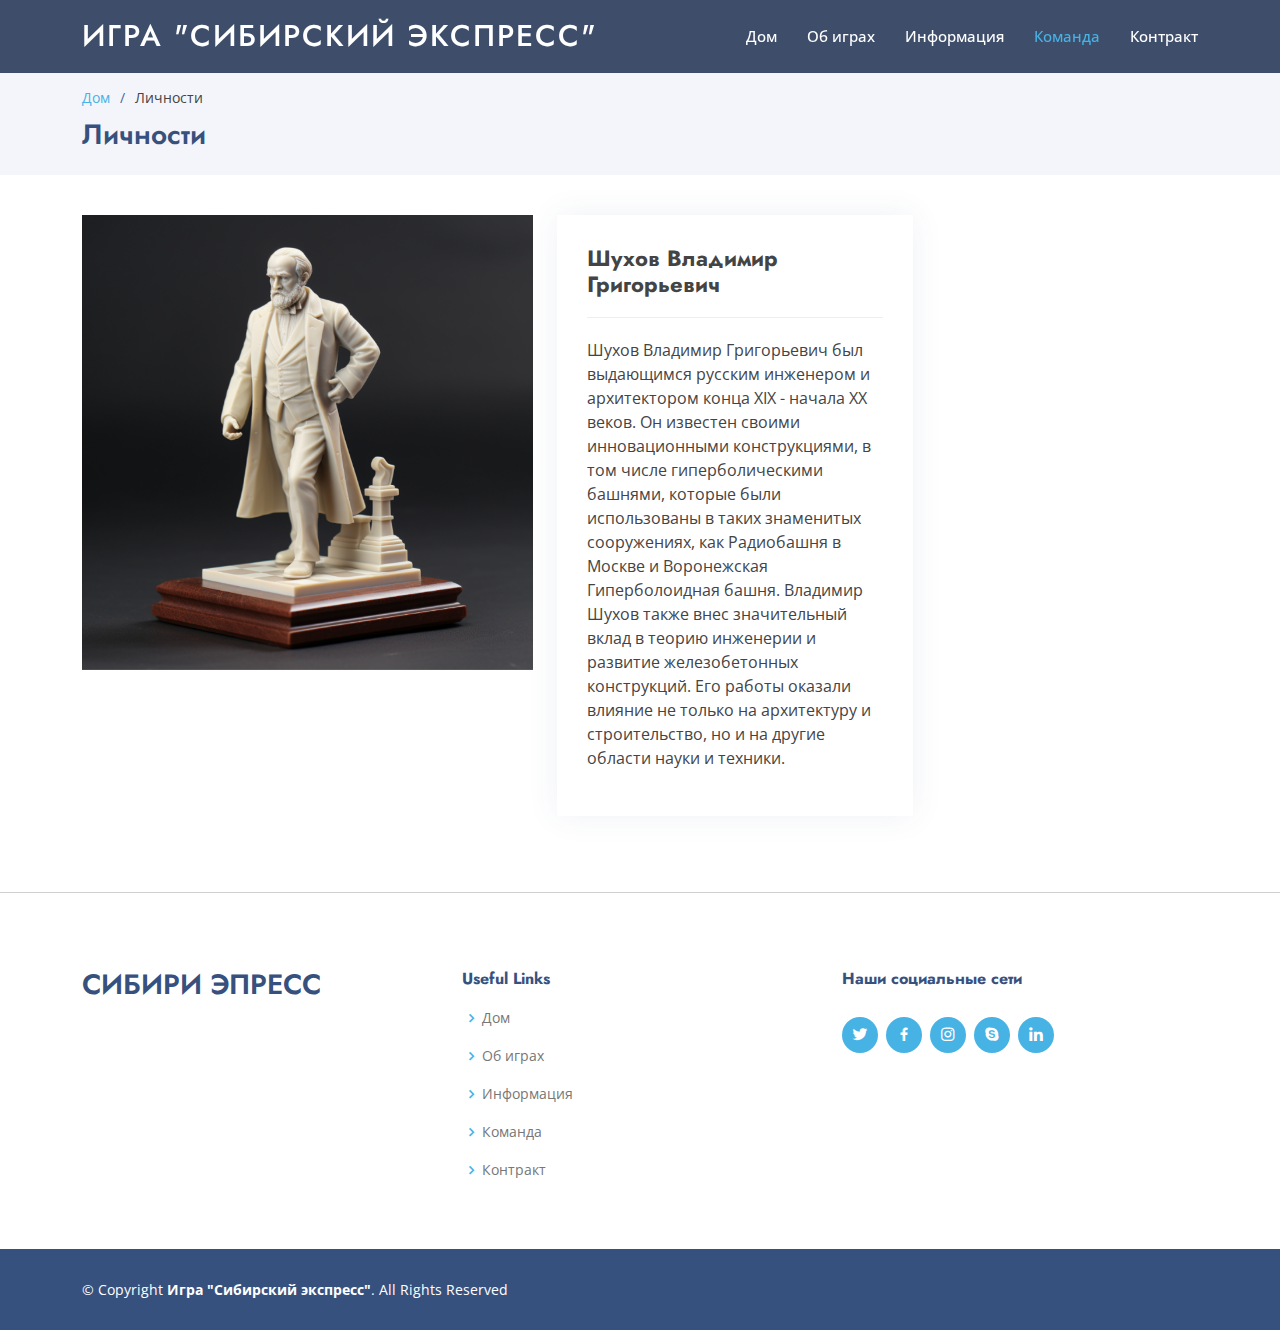
<file: card2.html>
<!DOCTYPE html>
<html lang="en">

<head>
    <meta charset="utf-8">
    <meta content="width=device-width, initial-scale=1.0" name="viewport">

    <title>Portfolio Details - Arsha Bootstrap Template</title>
    <meta content="" name="description">
    <meta content="" name="keywords">

    <!-- Favicons -->
    <link href="assets/img/favicon.png" rel="icon">
    <link href="assets/img/apple-touch-icon.png" rel="apple-touch-icon">

    <!-- Google Fonts -->
    <link href="https://fonts.googleapis.com/css?family=Open+Sans:300,300i,400,400i,600,600i,700,700i|Jost:300,300i,400,400i,500,500i,600,600i,700,700i|Poppins:300,300i,400,400i,500,500i,600,600i,700,700i" rel="stylesheet">

    <!-- Vendor CSS Files -->
    <link href="assets/vendor/aos/aos.css" rel="stylesheet">
    <link href="assets/vendor/bootstrap/css/bootstrap.min.css" rel="stylesheet">
    <link href="assets/vendor/bootstrap-icons/bootstrap-icons.css" rel="stylesheet">
    <link href="assets/vendor/boxicons/css/boxicons.min.css" rel="stylesheet">
    <link href="assets/vendor/glightbox/css/glightbox.min.css" rel="stylesheet">
    <link href="assets/vendor/remixicon/remixicon.css" rel="stylesheet">
    <link href="assets/vendor/swiper/swiper-bundle.min.css" rel="stylesheet">

    <!-- Template Main CSS File -->
    <link href="assets/css/style.css" rel="stylesheet">

    <!-- =======================================================
    * Template Name: Arsha
    * Updated: Sep 18 2023 with Bootstrap v5.3.2
    * Template URL: https://bootstrapmade.com/arsha-free-bootstrap-html-template-corporate/
    * Author: BootstrapMade.com
    * License: https://bootstrapmade.com/license/
    ======================================================== -->
</head>

<body>

  <!-- ======= Header ======= -->
  <header id="header" class="fixed-top header-inner-pages">
    <div class="container d-flex align-items-center">

      <h1 class="logo me-auto"><a href="index.html">Игра "Сибирский экспресс"</a></h1>
      <!-- Uncomment below if you prefer to use an image logo -->
      <!-- <a href="index.html" class="logo me-auto"><img src="assets/img/logo.png" alt="" class="img-fluid"></a>-->

      <nav id="navbar" class="navbar">
        <ul>
          <li><a class="nav-link scrollto " href="#hero">Дом</a></li>
          <li><a class="nav-link scrollto" href="#about">Об играх</a></li>
          <li><a class="nav-link scrollto" href="#portfolio">Информация</a></li>
          <li><a class="nav-link  active scrollto" href="#team">Команда</a></li>
          <li><a class="nav-link scrollto" href="#footer">Контракт</a></li>
        </ul>
        <i class="bi bi-list mobile-nav-toggle"></i>
      </nav><!-- .navbar -->

    </div>
  </header><!-- End Header -->

    <main id="main">

        <!-- ======= Breadcrumbs ======= -->
        <section id="breadcrumbs" class="breadcrumbs">
        <div class="container">

            <ol>
            <li><a href="index.html">Дом</a></li>
            <li>Личности</li>
            </ol>
            <h2>Личности</h2>

        </div>
        </section><!-- End Breadcrumbs -->

        <!-- ======= Portfolio Details Section ======= -->
        <section id="portfolio-details" class="portfolio-details">
        <div class="container">

            <div class="row gy-4">

            <div class="col-lg-5">
                <div class="portfolio-details-slider swiper">
                <div class="swiper-wrapper align-items-center">
                    <div class="swiper-slide">
                        <img src="assets/img/team/1.png" alt="">
                    </div>
                </div>
                <div class="swiper-pagination"></div>
                </div>
            </div>

            <div class="col-lg-4">
                <div class="portfolio-info">
                <h3>Шухов Владимир Григорьевич</h3>
                <p>
                    Шухов Владимир Григорьевич был выдающимся русским инженером и архитектором конца XIX - начала XX веков. Он известен своими инновационными конструкциями, в том числе гиперболическими башнями, которые были использованы в таких знаменитых сооружениях, как Радиобашня в Москве и Воронежская Гиперболоидная башня. Владимир Шухов также внес значительный вклад в теорию инженерии и развитие железобетонных конструкций. Его работы оказали влияние не только на архитектуру и строительство, но и на другие области науки и техники.</p>
                </div>
            </div>

            </div>

        </div>
        </section><!-- End Portfolio Details Section -->

    </main><!-- End #main -->


<hr >

  <!-- Footer -->
  <footer id="footer">

    <div class="footer-top">
      <div class="container">
        <div class="row">

          <div class="col-lg-4 col-md-6 footer-contact">
            <h3>СИБИРИ ЭПРЕСС</h3>
            <!-- <p>
              A108 Adam Street <br>
              New York, NY 535022<br>
              United States <br><br>
              <strong>Phone:</strong> +1 5589 55488 55<br>
              <strong>Email:</strong> info@example.com<br>
            </p> -->
          </div>

          <div class="col-lg-4 col-md-6 footer-links">
            <h4>Useful Links</h4>
            <ul>
              <li><i class="bx bx-chevron-right"></i> <a href="#">Дом</a></li>
              <li><i class="bx bx-chevron-right"></i> <a href="#about">Об играх</a></li>
              <li><i class="bx bx-chevron-right"></i> <a href="#portfolio">Информация</a></li>
              <li><i class="bx bx-chevron-right"></i> <a href="#team">Команда</a></li>
              <li><i class="bx bx-chevron-right"></i> <a href="#footer">Контракт</a></li>
            </ul>
          </div>

          <div class="col-lg-4 col-md-6 footer-links">
            <h4>Наши социальные сети</h4>
            <div class="social-links mt-3">
                <a href="#" class="twitter"><i class="bx bxl-twitter"></i></a>
                <a href="#" class="facebook"><i class="bx bxl-facebook"></i></a>
                <a href="#" class="instagram"><i class="bx bxl-instagram"></i></a>
                <a href="#" class="google-plus"><i class="bx bxl-skype"></i></a>
                <a href="#" class="linkedin"><i class="bx bxl-linkedin"></i></a>
            </div>
          </div>

        </div>
      </div>
    </div>

    <div class="container footer-bottom clearfix">
      <div class="copyright">
        &copy; Copyright <strong><span>Игра "Сибирский экспресс"</span></strong>. All Rights Reserved
      </div>
      <div class="credits">
        <!-- Designed by <a href="https://bootstrapmade.com/">BootstrapMade</a> -->
      </div>
    </div>
  </footer><!-- End Footer -->
    <div id="preloader"></div>
    <a href="#" class="back-to-top d-flex align-items-center justify-content-center"><i class="bi bi-arrow-up-short"></i></a>

<!-- Vendor JS Files -->
<script src="assets/vendor/aos/aos.js"></script>
<script src="assets/vendor/bootstrap/js/bootstrap.bundle.min.js"></script>
<script src="assets/vendor/glightbox/js/glightbox.min.js"></script>
<script src="assets/vendor/isotope-layout/isotope.pkgd.min.js"></script>
<script src="assets/vendor/swiper/swiper-bundle.min.js"></script>
<script src="assets/vendor/waypoints/noframework.waypoints.js"></script>
<script src="assets/vendor/php-email-form/validate.js"></script>

<!-- Template Main JS File -->
<script src="assets/js/main.js"></script>

</body>

</html>
</file>
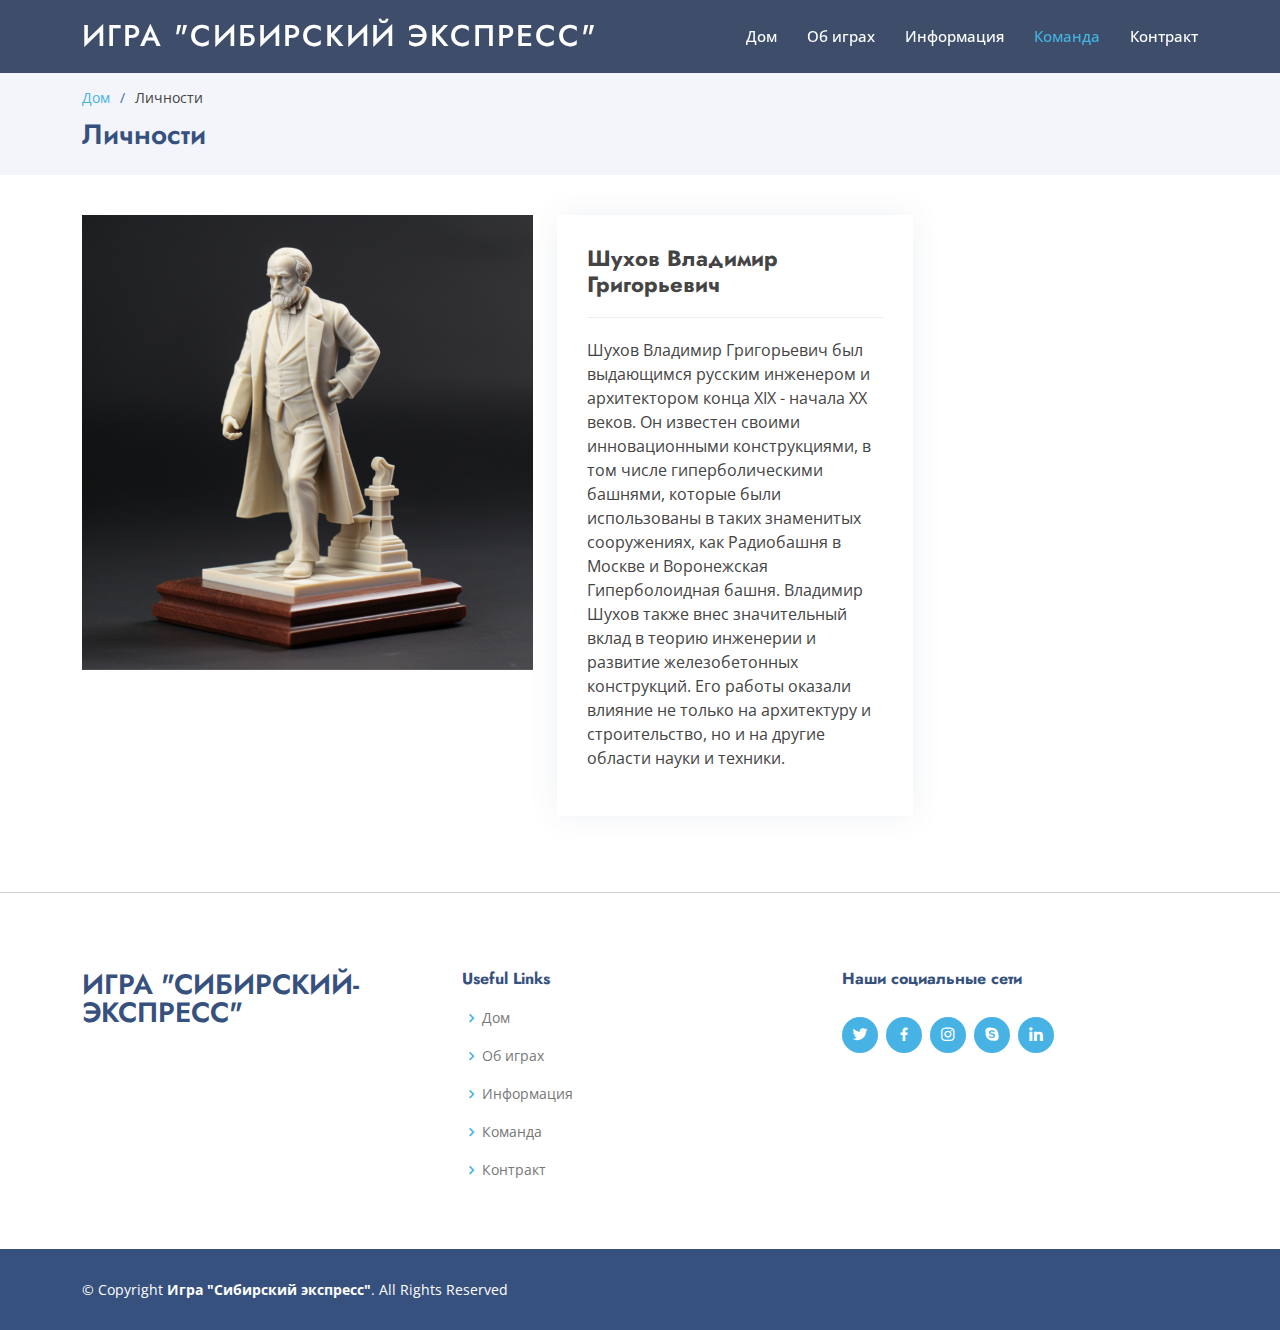
<file: personal-detail.html>
<!DOCTYPE html>
<html lang="en">

<head>
    <meta charset="utf-8">
    <meta content="width=device-width, initial-scale=1.0" name="viewport">

    <title>Portfolio Details - Arsha Bootstrap Template</title>
    <meta content="" name="description">
    <meta content="" name="keywords">

    <!-- Favicons -->
    <link href="assets/img/favicon.png" rel="icon">
    <link href="assets/img/apple-touch-icon.png" rel="apple-touch-icon">

    <!-- Google Fonts -->
    <link href="https://fonts.googleapis.com/css?family=Open+Sans:300,300i,400,400i,600,600i,700,700i|Jost:300,300i,400,400i,500,500i,600,600i,700,700i|Poppins:300,300i,400,400i,500,500i,600,600i,700,700i" rel="stylesheet">

    <!-- Vendor CSS Files -->
    <link href="assets/vendor/aos/aos.css" rel="stylesheet">
    <link href="assets/vendor/bootstrap/css/bootstrap.min.css" rel="stylesheet">
    <link href="assets/vendor/bootstrap-icons/bootstrap-icons.css" rel="stylesheet">
    <link href="assets/vendor/boxicons/css/boxicons.min.css" rel="stylesheet">
    <link href="assets/vendor/glightbox/css/glightbox.min.css" rel="stylesheet">
    <link href="assets/vendor/remixicon/remixicon.css" rel="stylesheet">
    <link href="assets/vendor/swiper/swiper-bundle.min.css" rel="stylesheet">

    <!-- Template Main CSS File -->
    <link href="assets/css/style.css" rel="stylesheet">

    <!-- =======================================================
    * Template Name: Arsha
    * Updated: Sep 18 2023 with Bootstrap v5.3.2
    * Template URL: https://bootstrapmade.com/arsha-free-bootstrap-html-template-corporate/
    * Author: BootstrapMade.com
    * License: https://bootstrapmade.com/license/
    ======================================================== -->
</head>

<body>

  <!-- ======= Header ======= -->
  <header id="header" class="fixed-top header-inner-pages">
    <div class="container d-flex align-items-center">

      <h1 class="logo me-auto"><a href="index.html">Игра "Сибирский экспресс"</a></h1>
      <!-- Uncomment below if you prefer to use an image logo -->
      <!-- <a href="index.html" class="logo me-auto"><img src="assets/img/logo.png" alt="" class="img-fluid"></a>-->

      <nav id="navbar" class="navbar">
        <ul>
          <li><a class="nav-link scrollto " href="#hero">Дом</a></li>
          <li><a class="nav-link scrollto" href="#about">Об играх</a></li>
          <li><a class="nav-link scrollto" href="#portfolio">Информация</a></li>
          <li><a class="nav-link  active scrollto" href="#team">Команда</a></li>
          <li><a class="nav-link scrollto" href="#footer">Контракт</a></li>
        </ul>
        <i class="bi bi-list mobile-nav-toggle"></i>
      </nav><!-- .navbar -->

    </div>
  </header><!-- End Header -->

    <main id="main">

        <!-- ======= Breadcrumbs ======= -->
        <section id="breadcrumbs" class="breadcrumbs">
        <div class="container">

            <ol>
            <li><a href="index.html">Дом</a></li>
            <li>Личности</li>
            </ol>
            <h2>Личности</h2>

        </div>
        </section><!-- End Breadcrumbs -->

        <!-- ======= Portfolio Details Section ======= -->
        <section id="portfolio-details" class="portfolio-details">
        <div class="container">

            <div class="row gy-4">

            <div class="col-lg-5">
                <div class="portfolio-details-slider swiper">
                <div class="swiper-wrapper align-items-center">
                    <div class="swiper-slide">
                        <img src="assets/img/team/1.png" alt="">
                    </div>
                </div>
                <div class="swiper-pagination"></div>
                </div>
            </div>

            <div class="col-lg-4">
                <div class="portfolio-info">
                <h3>Шухов Владимир Григорьевич</h3>
                <p>
                    Шухов Владимир Григорьевич был выдающимся русским инженером и архитектором конца XIX - начала XX веков. Он известен своими инновационными конструкциями, в том числе гиперболическими башнями, которые были использованы в таких знаменитых сооружениях, как Радиобашня в Москве и Воронежская Гиперболоидная башня. Владимир Шухов также внес значительный вклад в теорию инженерии и развитие железобетонных конструкций. Его работы оказали влияние не только на архитектуру и строительство, но и на другие области науки и техники.</p>
                </div>
            </div>

            </div>

        </div>
        </section><!-- End Portfolio Details Section -->

    </main><!-- End #main -->


<hr >

  <!-- Footer -->
  <footer id="footer">

    <div class="footer-top">
      <div class="container">
        <div class="row">

          <div class="col-lg-4 col-md-6 footer-contact">
            <h3>Игра "Сибирский-экспресс"</h3>
            <!-- <p>
              A108 Adam Street <br>
              New York, NY 535022<br>
              United States <br><br>
              <strong>Phone:</strong> +1 5589 55488 55<br>
              <strong>Email:</strong> info@example.com<br>
            </p> -->
          </div>

          <div class="col-lg-4 col-md-6 footer-links">
            <h4>Useful Links</h4>
            <ul>
              <li><i class="bx bx-chevron-right"></i> <a href="#">Дом</a></li>
              <li><i class="bx bx-chevron-right"></i> <a href="#about">Об играх</a></li>
              <li><i class="bx bx-chevron-right"></i> <a href="#portfolio">Информация</a></li>
              <li><i class="bx bx-chevron-right"></i> <a href="#team">Команда</a></li>
              <li><i class="bx bx-chevron-right"></i> <a href="#footer">Контракт</a></li>
            </ul>
          </div>

          <div class="col-lg-4 col-md-6 footer-links">
            <h4>Наши социальные сети</h4>
            <div class="social-links mt-3">
                <a href="#" class="twitter"><i class="bx bxl-twitter"></i></a>
                <a href="#" class="facebook"><i class="bx bxl-facebook"></i></a>
                <a href="#" class="instagram"><i class="bx bxl-instagram"></i></a>
                <a href="#" class="google-plus"><i class="bx bxl-skype"></i></a>
                <a href="#" class="linkedin"><i class="bx bxl-linkedin"></i></a>
            </div>
          </div>

        </div>
      </div>
    </div>

    <div class="container footer-bottom clearfix">
      <div class="copyright">
        &copy; Copyright <strong><span>Игра "Сибирский экспресс"</span></strong>. All Rights Reserved
      </div>
      <div class="credits">
        <!-- Designed by <a href="https://bootstrapmade.com/">BootstrapMade</a> -->
      </div>
    </div>
  </footer><!-- End Footer -->
    <div id="preloader"></div>
    <a href="#" class="back-to-top d-flex align-items-center justify-content-center"><i class="bi bi-arrow-up-short"></i></a>

<!-- Vendor JS Files -->
<script src="assets/vendor/aos/aos.js"></script>
<script src="assets/vendor/bootstrap/js/bootstrap.bundle.min.js"></script>
<script src="assets/vendor/glightbox/js/glightbox.min.js"></script>
<script src="assets/vendor/isotope-layout/isotope.pkgd.min.js"></script>
<script src="assets/vendor/swiper/swiper-bundle.min.js"></script>
<script src="assets/vendor/waypoints/noframework.waypoints.js"></script>
<script src="assets/vendor/php-email-form/validate.js"></script>

<!-- Template Main JS File -->
<script src="assets/js/main.js"></script>

</body>

</html>
</file>
<file: assets/css/style.css>
/**
* Template Name: Arsha
* Updated: Sep 18 2023 with Bootstrap v5.3.2
* Template URL: https://bootstrapmade.com/arsha-free-bootstrap-html-template-corporate/
* Author: BootstrapMade.com
* License: https://bootstrapmade.com/license/
*/

/*--------------------------------------------------------------
# General
--------------------------------------------------------------*/
body {
  font-family: "Open Sans", sans-serif;
  color: #444444;
}

a {
  color: #47b2e4;
  text-decoration: none;
}

a:hover {
  color: #73c5eb;
  text-decoration: none;
}

h1,
h2,
h3,
h4,
h5,
h6 {
  font-family: "Jost", sans-serif;
}

/*--------------------------------------------------------------
# Preloader
--------------------------------------------------------------*/
#preloader {
  position: fixed;
  top: 0;
  left: 0;
  right: 0;
  bottom: 0;
  z-index: 9999;
  overflow: hidden;
  background: #37517e;
}

#preloader:before {
  content: "";
  position: fixed;
  top: calc(50% - 30px);
  left: calc(50% - 30px);
  border: 6px solid #37517e;
  border-top-color: #fff;
  border-bottom-color: #fff;
  border-radius: 50%;
  width: 60px;
  height: 60px;
  animation: animate-preloader 1s linear infinite;
}

@keyframes animate-preloader {
  0% {
    transform: rotate(0deg);
  }

  100% {
    transform: rotate(360deg);
  }
}

/*--------------------------------------------------------------
# Back to top button
--------------------------------------------------------------*/
.back-to-top {
  position: fixed;
  visibility: hidden;
  opacity: 0;
  right: 15px;
  bottom: 15px;
  z-index: 996;
  background: #47b2e4;
  width: 40px;
  height: 40px;
  border-radius: 50px;
  transition: all 0.4s;
}

.back-to-top i {
  font-size: 24px;
  color: #fff;
  line-height: 0;
}

.back-to-top:hover {
  background: #6bc1e9;
  color: #fff;
}

.back-to-top.active {
  visibility: visible;
  opacity: 1;
}

/*--------------------------------------------------------------
# Header
--------------------------------------------------------------*/
#header {
  transition: all 0.5s;
  z-index: 997;
  padding: 15px 0;
}

#header.header-scrolled,
#header.header-inner-pages {
  background: rgba(40, 58, 90, 0.9);
}

#header .logo {
  font-size: 30px;
  margin: 0;
  padding: 0;
  line-height: 1;
  font-weight: 500;
  letter-spacing: 2px;
  text-transform: uppercase;
}

#header .logo a {
  color: #fff;
}

#header .logo img {
  max-height: 40px;
}

/*--------------------------------------------------------------
# Navigation Menu
--------------------------------------------------------------*/
/**
* Desktop Navigation 
*/
.navbar {
  padding: 0;
}

.navbar ul {
  margin: 0;
  padding: 0;
  display: flex;
  list-style: none;
  align-items: center;
}

.navbar li {
  position: relative;
}

.navbar a,
.navbar a:focus {
  display: flex;
  align-items: center;
  justify-content: space-between;
  padding: 10px 0 10px 30px;
  font-size: 15px;
  font-weight: 500;
  color: #fff;
  white-space: nowrap;
  transition: 0.3s;
}

.navbar a i,
.navbar a:focus i {
  font-size: 12px;
  line-height: 0;
  margin-left: 5px;
}

.navbar a:hover,
.navbar .active,
.navbar .active:focus,
.navbar li:hover>a {
  color: #47b2e4;
}

.navbar .getstarted,
.navbar .getstarted:focus {
  padding: 8px 20px;
  margin-left: 30px;
  border-radius: 50px;
  color: #fff;
  font-size: 14px;
  border: 2px solid #47b2e4;
  font-weight: 600;
}

.navbar .getstarted:hover,
.navbar .getstarted:focus:hover {
  color: #fff;
  background: #31a9e1;
}

.navbar .dropdown ul {
  display: block;
  position: absolute;
  left: 14px;
  top: calc(100% + 30px);
  margin: 0;
  padding: 10px 0;
  z-index: 99;
  opacity: 0;
  visibility: hidden;
  background: #fff;
  box-shadow: 0px 0px 30px rgba(127, 137, 161, 0.25);
  transition: 0.3s;
  border-radius: 4px;
}

.navbar .dropdown ul li {
  min-width: 200px;
}

.navbar .dropdown ul a {
  padding: 10px 20px;
  font-size: 14px;
  text-transform: none;
  font-weight: 500;
  color: #0c3c53;
}

.navbar .dropdown ul a i {
  font-size: 12px;
}

.navbar .dropdown ul a:hover,
.navbar .dropdown ul .active:hover,
.navbar .dropdown ul li:hover>a {
  color: #47b2e4;
}

.navbar .dropdown:hover>ul {
  opacity: 1;
  top: 100%;
  visibility: visible;
}

.navbar .dropdown .dropdown ul {
  top: 0;
  left: calc(100% - 30px);
  visibility: hidden;
}

.navbar .dropdown .dropdown:hover>ul {
  opacity: 1;
  top: 0;
  left: 100%;
  visibility: visible;
}

@media (max-width: 1366px) {
  .navbar .dropdown .dropdown ul {
    left: -90%;
  }

  .navbar .dropdown .dropdown:hover>ul {
    left: -100%;
  }
}

/**
* Mobile Navigation 
*/
.mobile-nav-toggle {
  color: #fff;
  font-size: 28px;
  cursor: pointer;
  display: none;
  line-height: 0;
  transition: 0.5s;
}

.mobile-nav-toggle.bi-x {
  color: #fff;
}

@media (max-width: 991px) {
  .mobile-nav-toggle {
    display: block;
  }

  .navbar ul {
    display: none;
  }
}

.navbar-mobile {
  position: fixed;
  overflow: hidden;
  top: 0;
  right: 0;
  left: 0;
  bottom: 0;
  background: rgba(40, 58, 90, 0.9);
  transition: 0.3s;
  z-index: 999;
}

.navbar-mobile .mobile-nav-toggle {
  position: absolute;
  top: 15px;
  right: 15px;
}

.navbar-mobile ul {
  display: block;
  position: absolute;
  top: 55px;
  right: 15px;
  bottom: 15px;
  left: 15px;
  padding: 10px 0;
  border-radius: 10px;
  background-color: #fff;
  overflow-y: auto;
  transition: 0.3s;
}

.navbar-mobile a,
.navbar-mobile a:focus {
  padding: 10px 20px;
  font-size: 15px;
  color: #37517e;
}

.navbar-mobile a:hover,
.navbar-mobile .active,
.navbar-mobile li:hover>a {
  color: #47b2e4;
}

.navbar-mobile .getstarted,
.navbar-mobile .getstarted:focus {
  margin: 15px;
  color: #37517e;
}

.navbar-mobile .dropdown ul {
  position: static;
  display: none;
  margin: 10px 20px;
  padding: 10px 0;
  z-index: 99;
  opacity: 1;
  visibility: visible;
  background: #fff;
  box-shadow: 0px 0px 30px rgba(127, 137, 161, 0.25);
}

.navbar-mobile .dropdown ul li {
  min-width: 200px;
}

.navbar-mobile .dropdown ul a {
  padding: 10px 20px;
}

.navbar-mobile .dropdown ul a i {
  font-size: 12px;
}

.navbar-mobile .dropdown ul a:hover,
.navbar-mobile .dropdown ul .active:hover,
.navbar-mobile .dropdown ul li:hover>a {
  color: #47b2e4;
}

.navbar-mobile .dropdown>.dropdown-active {
  display: block;
  visibility: visible !important;
}

/*--------------------------------------------------------------
# Hero Section
--------------------------------------------------------------*/
#hero {
  width: 100%;
  height: 80vh;
  background: #37517e;
}

#hero .container {
  padding-top: 72px;
}

#hero h1 {
  margin: 0 0 10px 0;
  font-size: 48px;
  font-weight: 700;
  line-height: 56px;
  color: #fff;
}

#hero h2 {
  color: rgba(255, 255, 255, 0.6);
  margin-bottom: 50px;
  font-size: 24px;
}

#hero .btn-get-started {
  font-family: "Jost", sans-serif;
  font-weight: 500;
  font-size: 16px;
  letter-spacing: 1px;
  display: inline-block;
  padding: 10px 28px 11px 28px;
  border-radius: 50px;
  transition: 0.5s;
  margin: 10px 0 0 0;
  color: #fff;
  background: #47b2e4;
}

#hero .btn-get-started:hover {
  background: #209dd8;
}

#hero .btn-watch-video {
  font-size: 16px;
  display: flex;
  align-items: center;
  transition: 0.5s;
  margin: 10px 0 0 25px;
  color: #fff;
  line-height: 1;
}

#hero .btn-watch-video i {
  line-height: 0;
  color: #fff;
  font-size: 32px;
  transition: 0.3s;
  margin-right: 8px;
}

#hero .btn-watch-video:hover i {
  color: #47b2e4;
}

#hero .animated {
  animation: up-down 2s ease-in-out infinite alternate-reverse both;
}

@media (max-width: 991px) {
  #hero {
    height: 100vh;
    text-align: center;
  }

  #hero .animated {
    animation: none;
  }

  #hero .hero-img {
    text-align: center;
  }

  #hero .hero-img img {
    width: 50%;
  }
}

@media (max-width: 768px) {
  #hero h1 {
    font-size: 28px;
    line-height: 36px;
  }

  #hero h2 {
    font-size: 18px;
    line-height: 24px;
    margin-bottom: 30px;
  }

  #hero .hero-img img {
    width: 70%;
  }
}

@media (max-width: 575px) {
  #hero .hero-img img {
    width: 80%;
  }

  #hero .btn-get-started {
    font-size: 16px;
    padding: 10px 24px 11px 24px;
  }
}

@keyframes up-down {
  0% {
    transform: translateY(10px);
  }

  100% {
    transform: translateY(-10px);
  }
}

/*--------------------------------------------------------------
# Sections General
--------------------------------------------------------------*/
section {
  padding: 60px 0;
  overflow: hidden;
}

.section-bg {
  background-color: #f3f5fa;
}

.section-title {
  text-align: center;
  padding-bottom: 30px;
}

.section-title h2 {
  font-size: 32px;
  font-weight: bold;
  text-transform: uppercase;
  margin-bottom: 20px;
  padding-bottom: 20px;
  position: relative;
  color: #37517e;
}

.section-title h2::before {
  content: "";
  position: absolute;
  display: block;
  width: 120px;
  height: 1px;
  background: #ddd;
  bottom: 1px;
  left: calc(50% - 60px);
}

.section-title h2::after {
  content: "";
  position: absolute;
  display: block;
  width: 40px;
  height: 3px;
  background: #47b2e4;
  bottom: 0;
  left: calc(50% - 20px);
}

.section-title p {
  margin-bottom: 0;
}

/*--------------------------------------------------------------
# Clients
--------------------------------------------------------------*/
.clients {
  padding: 12px 0;
  text-align: center;
}

.clients img {
  max-width: 45%;
  transition: all 0.4s ease-in-out;
  display: inline-block;
  padding: 15px 0;
  filter: grayscale(100);
}

.clients img:hover {
  filter: none;
  transform: scale(1.1);
}

@media (max-width: 768px) {
  .clients img {
    max-width: 40%;
  }
}

/*--------------------------------------------------------------
# About Us
--------------------------------------------------------------*/

#about img{
  width: 500px;
  height: auto;
}

.about .content h3 {
  font-weight: 600;
  font-size: 26px;
}

.about .content ul {
  list-style: none;
  padding: 0;
}

.about .content ul li {
  padding-left: 28px;
  position: relative;
}

.about .content ul li+li {
  margin-top: 10px;
}

.about .content ul i {
  position: absolute;
  left: 0;
  top: 2px;
  font-size: 20px;
  color: #47b2e4;
  line-height: 1;
}

.about .content p:last-child {
  margin-bottom: 0;
}

.about .content .btn-learn-more {
  font-family: "Poppins", sans-serif;
  font-weight: 500;
  font-size: 14px;
  letter-spacing: 1px;
  display: inline-block;
  padding: 12px 32px;
  border-radius: 4px;
  transition: 0.3s;
  line-height: 1;
  color: #47b2e4;
  animation-delay: 0.8s;
  margin-top: 6px;
  border: 2px solid #47b2e4;
}

.about .content .btn-learn-more:hover {
  background: #47b2e4;
  color: #fff;
  text-decoration: none;
}

/*--------------------------------------------------------------
# Why Us
--------------------------------------------------------------*/
.why-us .content {
  padding: 60px 100px 0 100px;
}

.why-us .content h3 {
  font-weight: 400;
  font-size: 34px;
  color: #37517e;
}

.why-us .content h4 {
  font-size: 20px;
  font-weight: 700;
  margin-top: 5px;
}

.why-us .content p {
  font-size: 15px;
  color: #848484;
}

.why-us .img {
  background-size: contain;
  background-repeat: no-repeat;
  background-position: center center;
}

.why-us .accordion-list {
  padding: 0 100px 60px 100px;
}

.why-us .accordion-list ul {
  padding: 0;
  list-style: none;
}

.why-us .accordion-list li+li {
  margin-top: 15px;
}

.why-us .accordion-list li {
  padding: 20px;
  background: #fff;
  border-radius: 4px;
}

.why-us .accordion-list a {
  display: block;
  position: relative;
  font-family: "Poppins", sans-serif;
  font-size: 16px;
  line-height: 24px;
  font-weight: 500;
  padding-right: 30px;
  outline: none;
  cursor: pointer;
}

.why-us .accordion-list span {
  color: #47b2e4;
  font-weight: 600;
  font-size: 18px;
  padding-right: 10px;
}

.why-us .accordion-list i {
  font-size: 24px;
  position: absolute;
  right: 0;
  top: 0;
}

.why-us .accordion-list p {
  margin-bottom: 0;
  padding: 10px 0 0 0;
}

.why-us .accordion-list .icon-show {
  display: none;
}

.why-us .accordion-list a.collapsed {
  color: #343a40;
}

.why-us .accordion-list a.collapsed:hover {
  color: #47b2e4;
}

.why-us .accordion-list a.collapsed .icon-show {
  display: inline-block;
}

.why-us .accordion-list a.collapsed .icon-close {
  display: none;
}

@media (max-width: 1024px) {

  .why-us .content,
  .why-us .accordion-list {
    padding-left: 0;
    padding-right: 0;
  }
}

@media (max-width: 992px) {
  .why-us .img {
    min-height: 400px;
  }

  .why-us .content {
    padding-top: 30px;
  }

  .why-us .accordion-list {
    padding-bottom: 30px;
  }
}

@media (max-width: 575px) {
  .why-us .img {
    min-height: 200px;
  }
}

/*--------------------------------------------------------------
# Skills
--------------------------------------------------------------*/
.skills .content h3 {
  font-weight: 700;
  font-size: 32px;
  color: #37517e;
  font-family: "Poppins", sans-serif;
}

.skills .content ul {
  list-style: none;
  padding: 0;
}

.skills .content ul li {
  padding-bottom: 10px;
}

.skills .content ul i {
  font-size: 20px;
  padding-right: 4px;
  color: #47b2e4;
}

.skills .content p:last-child {
  margin-bottom: 0;
}

.skills .progress {
  height: 60px;
  display: block;
  background: none;
  border-radius: 0;
}

.skills .progress .skill {
  padding: 0;
  margin: 0 0 6px 0;
  text-transform: uppercase;
  display: block;
  font-weight: 600;
  font-family: "Poppins", sans-serif;
  color: #37517e;
}

.skills .progress .skill .val {
  float: right;
  font-style: normal;
}

.skills .progress-bar-wrap {
  background: #e8edf5;
  height: 10px;
}

.skills .progress-bar {
  width: 1px;
  height: 10px;
  transition: 0.9s;
  background-color: #4668a2;
}

/*--------------------------------------------------------------
# Services
--------------------------------------------------------------*/

#services img {
  width: 400px;
}

#services .icon-box {
  margin: 0 auto;
}

.services .icon-box {
  box-shadow: 0px 0 25px 0 rgba(0, 0, 0, 0.1);
  padding: 50px 30px;
  transition: all ease-in-out 0.4s;
  background: #fff;
}

.services .icon-box .icon {
  margin-bottom: 10px;
}

.services .icon-box .icon i {
  color: #47b2e4;
  font-size: 36px;
  transition: 0.3s;
}

.services .icon-box h4 {
  font-weight: 500;
  margin-bottom: 15px;
  font-size: 24px;
}

.services .icon-box h4 a {
  color: #37517e;
  transition: ease-in-out 0.3s;
}

.services .icon-box p {
  line-height: 24px;
  font-size: 14px;
  margin-bottom: 0;
}

.services .icon-box:hover {
  transform: translateY(-10px);
}

.services .icon-box:hover h4 a {
  color: #47b2e4;
}

/*--------------------------------------------------------------
# Cta
--------------------------------------------------------------*/
.cta {
  background: linear-gradient(rgba(40, 58, 90, 0.9), rgba(40, 58, 90, 0.9)), url("../img/cta-bg.jpg") fixed center center;
  background-size: cover;
  padding: 120px 0;
}

.cta h3 {
  color: #fff;
  font-size: 28px;
  font-weight: 700;
}

.cta p {
  color: #fff;
}

.cta .cta-btn {
  font-family: "Jost", sans-serif;
  font-weight: 500;
  font-size: 16px;
  letter-spacing: 1px;
  display: inline-block;
  padding: 12px 40px;
  border-radius: 50px;
  transition: 0.5s;
  margin: 10px;
  border: 2px solid #fff;
  color: #fff;
}

.cta .cta-btn:hover {
  background: #47b2e4;
  border: 2px solid #47b2e4;
}

@media (max-width: 1024px) {
  .cta {
    background-attachment: scroll;
  }
}

@media (min-width: 769px) {
  .cta .cta-btn-container {
    display: flex;
    align-items: center;
    justify-content: flex-end;
  }
}

/*--------------------------------------------------------------
# Portfolio
--------------------------------------------------------------*/
.portfolio #portfolio-flters {
  list-style: none;
  margin-bottom: 20px;
}

.portfolio #portfolio-flters li {
  cursor: pointer;
  display: inline-block;
  margin: 10px 5px;
  font-size: 15px;
  font-weight: 500;
  line-height: 1;
  color: #444444;
  transition: all 0.3s;
  padding: 8px 20px;
  border-radius: 50px;
  font-family: "Poppins", sans-serif;
}

.portfolio #portfolio-flters li:hover,
.portfolio #portfolio-flters li.filter-active {
  background: #47b2e4;
  color: #fff;
}

.portfolio .portfolio-item {
  margin-bottom: 30px;
}

.portfolio .portfolio-item .portfolio-img {
  overflow: hidden;
}

.portfolio .portfolio-item .portfolio-img img {
  transition: all 0.6s;
}

.portfolio .portfolio-item .portfolio-info {
  opacity: 0;
  position: absolute;
  left: 15px;
  bottom: 0;
  z-index: 3;
  right: 15px;
  transition: all 0.3s;
  background: rgba(55, 81, 126, 0.8);
  padding: 10px 15px;
}

.portfolio .portfolio-item .portfolio-info h4 {
  font-size: 18px;
  color: #fff;
  font-weight: 600;
  color: #fff;
  margin-bottom: 0px;
}

.portfolio .portfolio-item .portfolio-info p {
  color: #f9fcfe;
  font-size: 14px;
  margin-bottom: 0;
}

.portfolio .portfolio-item .portfolio-info .preview-link,
.portfolio .portfolio-item .portfolio-info .details-link {
  position: absolute;
  right: 40px;
  font-size: 24px;
  top: calc(50% - 18px);
  color: #fff;
  transition: 0.3s;
}

.portfolio .portfolio-item .portfolio-info .preview-link:hover,
.portfolio .portfolio-item .portfolio-info .details-link:hover {
  color: #47b2e4;
}

.portfolio .portfolio-item .portfolio-info .details-link {
  right: 10px;
}

.portfolio .portfolio-item:hover .portfolio-img img {
  transform: scale(1.15);
}

.portfolio .portfolio-item:hover .portfolio-info {
  opacity: 1;
}

/*--------------------------------------------------------------
# Portfolio Details
--------------------------------------------------------------*/
.portfolio-details {
  padding-top: 40px;
}

.portfolio-details .portfolio-details-slider img {
  width: 100%;
}

.portfolio-details .portfolio-details-slider .swiper-pagination {
  margin-top: 20px;
  position: relative;
}

.portfolio-details .portfolio-details-slider .swiper-pagination .swiper-pagination-bullet {
  width: 12px;
  height: 12px;
  background-color: #fff;
  opacity: 1;
  border: 1px solid #47b2e4;
}

.portfolio-details .portfolio-details-slider .swiper-pagination .swiper-pagination-bullet-active {
  background-color: #47b2e4;
}

.portfolio-details .portfolio-info {
  padding: 30px;
  box-shadow: 0px 0 30px rgba(55, 81, 126, 0.08);
}

.portfolio-details .portfolio-info h3 {
  font-size: 22px;
  font-weight: 700;
  margin-bottom: 20px;
  padding-bottom: 20px;
  border-bottom: 1px solid #eee;
}

.portfolio-details .portfolio-info ul {
  list-style: none;
  padding: 0;
  font-size: 15px;
}

.portfolio-details .portfolio-info ul li+li {
  margin-top: 10px;
}

.portfolio-details .portfolio-description {
  padding-top: 30px;
}

.portfolio-details .portfolio-description h2 {
  font-size: 26px;
  font-weight: 700;
  margin-bottom: 20px;
}

.portfolio-details .portfolio-description p {
  padding: 0;
}

/*--------------------------------------------------------------
# Team
--------------------------------------------------------------*/
.team .member {
  position: relative;
  box-shadow: 0px 2px 15px rgba(0, 0, 0, 0.1);
  padding: 30px;
  border-radius: 5px;
  background: #fff;
  transition: 0.5s;
  height: 100%;
}

.team .member .pic {
  overflow: hidden;
  width: 180px;
  border-radius: 50%;
}

.team .member .pic img {
  transition: ease-in-out 0.3s;
}

.team .member:hover {
  transform: translateY(-10px);
}

.team .member .member-info {
  padding-left: 30px;
}

.team .member h4 {
  font-weight: 700;
  margin-bottom: 5px;
  font-size: 20px;
  color: #37517e;
}

.team .member span {
  display: block;
  font-size: 15px;
  padding-bottom: 10px;
  position: relative;
  font-weight: 500;
}

.team .member span::after {
  content: "";
  position: absolute;
  display: block;
  width: 50px;
  height: 1px;
  background: #cbd6e9;
  bottom: 0;
  left: 0;
}

.team .member p {
  margin: 10px 0 0 0;
  font-size: 14px;
}

.team .member .social {
  margin-top: 12px;
  display: flex;
  align-items: center;
  justify-content: flex-start;
}

.team .member .social a {
  transition: ease-in-out 0.3s;
  display: flex;
  align-items: center;
  justify-content: center;
  border-radius: 50px;
  width: 32px;
  height: 32px;
  background: #eff2f8;
}

.team .member .social a i {
  color: #37517e;
  font-size: 16px;
  margin: 0 2px;
}

.team .member .social a:hover {
  background: #47b2e4;
}

.team .member .social a:hover i {
  color: #fff;
}

.team .member .social a+a {
  margin-left: 8px;
}

/*--------------------------------------------------------------
# Pricing
--------------------------------------------------------------*/
.pricing .row {
  padding-top: 40px;
}

.pricing .box {
  padding: 60px 40px;
  box-shadow: 0 3px 20px -2px rgba(20, 45, 100, 0.1);
  background: #fff;
  height: 100%;
  border-top: 4px solid #fff;
  border-radius: 5px;
}

.pricing h3 {
  font-weight: 500;
  margin-bottom: 15px;
  font-size: 20px;
  color: #37517e;
}

.pricing h4 {
  font-size: 48px;
  color: #37517e;
  font-weight: 400;
  font-family: "Jost", sans-serif;
  margin-bottom: 25px;
}

.pricing h4 sup {
  font-size: 28px;
}

.pricing h4 span {
  color: #47b2e4;
  font-size: 18px;
  display: block;
}

.pricing ul {
  padding: 20px 0;
  list-style: none;
  color: #999;
  text-align: left;
  line-height: 20px;
}

.pricing ul li {
  padding: 10px 0 10px 30px;
  position: relative;
}

.pricing ul i {
  color: #28a745;
  font-size: 24px;
  position: absolute;
  left: 0;
  top: 6px;
}

.pricing ul .na {
  color: #ccc;
}

.pricing ul .na i {
  color: #ccc;
}

.pricing ul .na span {
  text-decoration: line-through;
}

.pricing .buy-btn {
  display: inline-block;
  padding: 12px 35px;
  border-radius: 50px;
  color: #47b2e4;
  transition: none;
  font-size: 16px;
  font-weight: 500;
  font-family: "Jost", sans-serif;
  transition: 0.3s;
  border: 1px solid #47b2e4;
}

.pricing .buy-btn:hover {
  background: #47b2e4;
  color: #fff;
}

.pricing .featured {
  border-top-color: #47b2e4;
}

.pricing .featured .buy-btn {
  background: #47b2e4;
  color: #fff;
}

.pricing .featured .buy-btn:hover {
  background: #23a3df;
}

@media (max-width: 992px) {
  .pricing .box {
    max-width: 60%;
    margin: 0 auto 30px auto;
  }
}

@media (max-width: 767px) {
  .pricing .box {
    max-width: 80%;
    margin: 0 auto 30px auto;
  }
}

@media (max-width: 420px) {
  .pricing .box {
    max-width: 100%;
    margin: 0 auto 30px auto;
  }
}

/*--------------------------------------------------------------
# Frequently Asked Questions
--------------------------------------------------------------*/
.faq .faq-list {
  padding: 0 100px;
}

.faq .faq-list ul {
  padding: 0;
  list-style: none;
}

.faq .faq-list li+li {
  margin-top: 15px;
}

.faq .faq-list li {
  padding: 20px;
  background: #fff;
  border-radius: 4px;
  position: relative;
}

.faq .faq-list a {
  display: block;
  position: relative;
  font-family: "Poppins", sans-serif;
  font-size: 16px;
  line-height: 24px;
  font-weight: 500;
  padding: 0 30px;
  outline: none;
  cursor: pointer;
}

.faq .faq-list .icon-help {
  font-size: 24px;
  position: absolute;
  right: 0;
  left: 20px;
  color: #47b2e4;
}

.faq .faq-list .icon-show,
.faq .faq-list .icon-close {
  font-size: 24px;
  position: absolute;
  right: 0;
  top: 0;
}

.faq .faq-list p {
  margin-bottom: 0;
  padding: 10px 0 0 0;
}

.faq .faq-list .icon-show {
  display: none;
}

.faq .faq-list a.collapsed {
  color: #37517e;
  transition: 0.3s;
}

.faq .faq-list a.collapsed:hover {
  color: #47b2e4;
}

.faq .faq-list a.collapsed .icon-show {
  display: inline-block;
}

.faq .faq-list a.collapsed .icon-close {
  display: none;
}

@media (max-width: 1200px) {
  .faq .faq-list {
    padding: 0;
  }
}

/*--------------------------------------------------------------
# Contact
--------------------------------------------------------------*/
.contact .info {
  border-top: 3px solid #47b2e4;
  border-bottom: 3px solid #47b2e4;
  padding: 30px;
  background: #fff;
  width: 100%;
  box-shadow: 0 0 24px 0 rgba(0, 0, 0, 0.1);
}

.contact .info i {
  font-size: 20px;
  color: #47b2e4;
  float: left;
  width: 44px;
  height: 44px;
  background: #e7f5fb;
  display: flex;
  justify-content: center;
  align-items: center;
  border-radius: 50px;
  transition: all 0.3s ease-in-out;
}

.contact .info h4 {
  padding: 0 0 0 60px;
  font-size: 22px;
  font-weight: 600;
  margin-bottom: 5px;
  color: #37517e;
}

.contact .info p {
  padding: 0 0 10px 60px;
  margin-bottom: 20px;
  font-size: 14px;
  color: #6182ba;
}

.contact .info .email p {
  padding-top: 5px;
}

.contact .info .social-links {
  padding-left: 60px;
}

.contact .info .social-links a {
  font-size: 18px;
  display: inline-block;
  background: #333;
  color: #fff;
  line-height: 1;
  padding: 8px 0;
  border-radius: 50%;
  text-align: center;
  width: 36px;
  height: 36px;
  transition: 0.3s;
  margin-right: 10px;
}

.contact .info .social-links a:hover {
  background: #47b2e4;
  color: #fff;
}

.contact .info .email:hover i,
.contact .info .address:hover i,
.contact .info .phone:hover i {
  background: #47b2e4;
  color: #fff;
}

.contact .php-email-form {
  width: 100%;
  border-top: 3px solid #47b2e4;
  border-bottom: 3px solid #47b2e4;
  padding: 30px;
  background: #fff;
  box-shadow: 0 0 24px 0 rgba(0, 0, 0, 0.12);
}

.contact .php-email-form .form-group {
  padding-bottom: 8px;
}

.contact .php-email-form .validate {
  display: none;
  color: red;
  margin: 0 0 15px 0;
  font-weight: 400;
  font-size: 13px;
}

.contact .php-email-form .error-message {
  display: none;
  color: #fff;
  background: #ed3c0d;
  text-align: left;
  padding: 15px;
  font-weight: 600;
}

.contact .php-email-form .error-message br+br {
  margin-top: 25px;
}

.contact .php-email-form .sent-message {
  display: none;
  color: #fff;
  background: #18d26e;
  text-align: center;
  padding: 15px;
  font-weight: 600;
}

.contact .php-email-form .loading {
  display: none;
  background: #fff;
  text-align: center;
  padding: 15px;
}

.contact .php-email-form .loading:before {
  content: "";
  display: inline-block;
  border-radius: 50%;
  width: 24px;
  height: 24px;
  margin: 0 10px -6px 0;
  border: 3px solid #18d26e;
  border-top-color: #eee;
  animation: animate-loading 1s linear infinite;
}

.contact .php-email-form .form-group {
  margin-bottom: 20px;
}

.contact .php-email-form label {
  padding-bottom: 8px;
}

.contact .php-email-form input,
.contact .php-email-form textarea {
  border-radius: 0;
  box-shadow: none;
  font-size: 14px;
  border-radius: 4px;
}

.contact .php-email-form input:focus,
.contact .php-email-form textarea:focus {
  border-color: #47b2e4;
}

.contact .php-email-form input {
  height: 44px;
}

.contact .php-email-form textarea {
  padding: 10px 12px;
}

.contact .php-email-form button[type=submit] {
  background: #47b2e4;
  border: 0;
  padding: 12px 34px;
  color: #fff;
  transition: 0.4s;
  border-radius: 50px;
}

.contact .php-email-form button[type=submit]:hover {
  background: #209dd8;
}

@keyframes animate-loading {
  0% {
    transform: rotate(0deg);
  }

  100% {
    transform: rotate(360deg);
  }
}

/*--------------------------------------------------------------
# Breadcrumbs
--------------------------------------------------------------*/
.breadcrumbs {
  padding: 15px 0;
  background: #f3f5fa;
  min-height: 40px;
  margin-top: 72px;
}

@media (max-width: 992px) {
  .breadcrumbs {
    margin-top: 68px;
  }
}

.breadcrumbs h2 {
  font-size: 28px;
  font-weight: 600;
  color: #37517e;
}

.breadcrumbs ol {
  display: flex;
  flex-wrap: wrap;
  list-style: none;
  padding: 0 0 10px 0;
  margin: 0;
  font-size: 14px;
}

.breadcrumbs ol li+li {
  padding-left: 10px;
}

.breadcrumbs ol li+li::before {
  display: inline-block;
  padding-right: 10px;
  color: #4668a2;
  content: "/";
}

/*--------------------------------------------------------------
# Footer
--------------------------------------------------------------*/
#footer {
  font-size: 14px;
  background: #37517e;
}

#footer .footer-newsletter {
  padding: 50px 0;
  background: #f3f5fa;
  text-align: center;
  font-size: 15px;
  color: #444444;
}

#footer .footer-newsletter h4 {
  font-size: 24px;
  margin: 0 0 20px 0;
  padding: 0;
  line-height: 1;
  font-weight: 600;
  color: #37517e;
}

#footer .footer-newsletter form {
  margin-top: 30px;
  background: #fff;
  padding: 6px 10px;
  position: relative;
  border-radius: 50px;
  box-shadow: 0px 2px 15px rgba(0, 0, 0, 0.06);
  text-align: left;
}

#footer .footer-newsletter form input[type=email] {
  border: 0;
  padding: 4px 8px;
  width: calc(100% - 100px);
}

#footer .footer-newsletter form input[type=submit] {
  position: absolute;
  top: 0;
  right: 0;
  bottom: 0;
  border: 0;
  background: none;
  font-size: 16px;
  padding: 0 20px;
  background: #47b2e4;
  color: #fff;
  transition: 0.3s;
  border-radius: 50px;
  box-shadow: 0px 2px 15px rgba(0, 0, 0, 0.1);
}

#footer .footer-newsletter form input[type=submit]:hover {
  background: #209dd8;
}

#footer .footer-top {
  padding: 60px 0 30px 0;
  background: #fff;
}

#footer .footer-top .footer-contact {
  margin-bottom: 30px;
}

#footer .footer-top .footer-contact h3 {
  font-size: 28px;
  margin: 0 0 10px 0;
  padding: 2px 0 2px 0;
  line-height: 1;
  text-transform: uppercase;
  font-weight: 600;
  color: #37517e;
}

#footer .footer-top .footer-contact p {
  font-size: 14px;
  line-height: 24px;
  margin-bottom: 0;
  font-family: "Jost", sans-serif;
  color: #5e5e5e;
}

#footer .footer-top h4 {
  font-size: 16px;
  font-weight: bold;
  color: #37517e;
  position: relative;
  padding-bottom: 12px;
}

#footer .footer-top .footer-links {
  margin-bottom: 30px;
}

#footer .footer-top .footer-links ul {
  list-style: none;
  padding: 0;
  margin: 0;
}

#footer .footer-top .footer-links ul i {
  padding-right: 2px;
  color: #47b2e4;
  font-size: 18px;
  line-height: 1;
}

#footer .footer-top .footer-links ul li {
  padding: 10px 0;
  display: flex;
  align-items: center;
}

#footer .footer-top .footer-links ul li:first-child {
  padding-top: 0;
}

#footer .footer-top .footer-links ul a {
  color: #777777;
  transition: 0.3s;
  display: inline-block;
  line-height: 1;
}

#footer .footer-top .footer-links ul a:hover {
  text-decoration: none;
  color: #47b2e4;
}

#footer .footer-top .social-links a {
  font-size: 18px;
  display: inline-block;
  background: #47b2e4;
  color: #fff;
  line-height: 1;
  padding: 8px 0;
  margin-right: 4px;
  border-radius: 50%;
  text-align: center;
  width: 36px;
  height: 36px;
  transition: 0.3s;
}

#footer .footer-top .social-links a:hover {
  background: #209dd8;
  color: #fff;
  text-decoration: none;
}

#footer .footer-bottom {
  padding-top: 30px;
  padding-bottom: 30px;
  color: #fff;
}

#footer .copyright {
  float: left;
}

#footer .credits {
  float: right;
  font-size: 13px;
}

#footer .credits a {
  transition: 0.3s;
}

@media (max-width: 768px) {
  #footer .footer-bottom {
    padding-top: 20px;
    padding-bottom: 20px;
  }

  #footer .copyright,
  #footer .credits {
    text-align: center;
    float: none;
  }

  #footer .credits {
    padding-top: 4px;
  }
}

/* Dien thoai */

@media (max-width: 768px) {
  #about .img-about img {
    margin-left: auto;
    margin-right: auto;
    width: 100%;
  }

  #services img {
    margin-left: auto;
    margin-right: auto;
    width: 100%;
  }

  #porfolio .img-fluid {
    
  }
}
</file>
